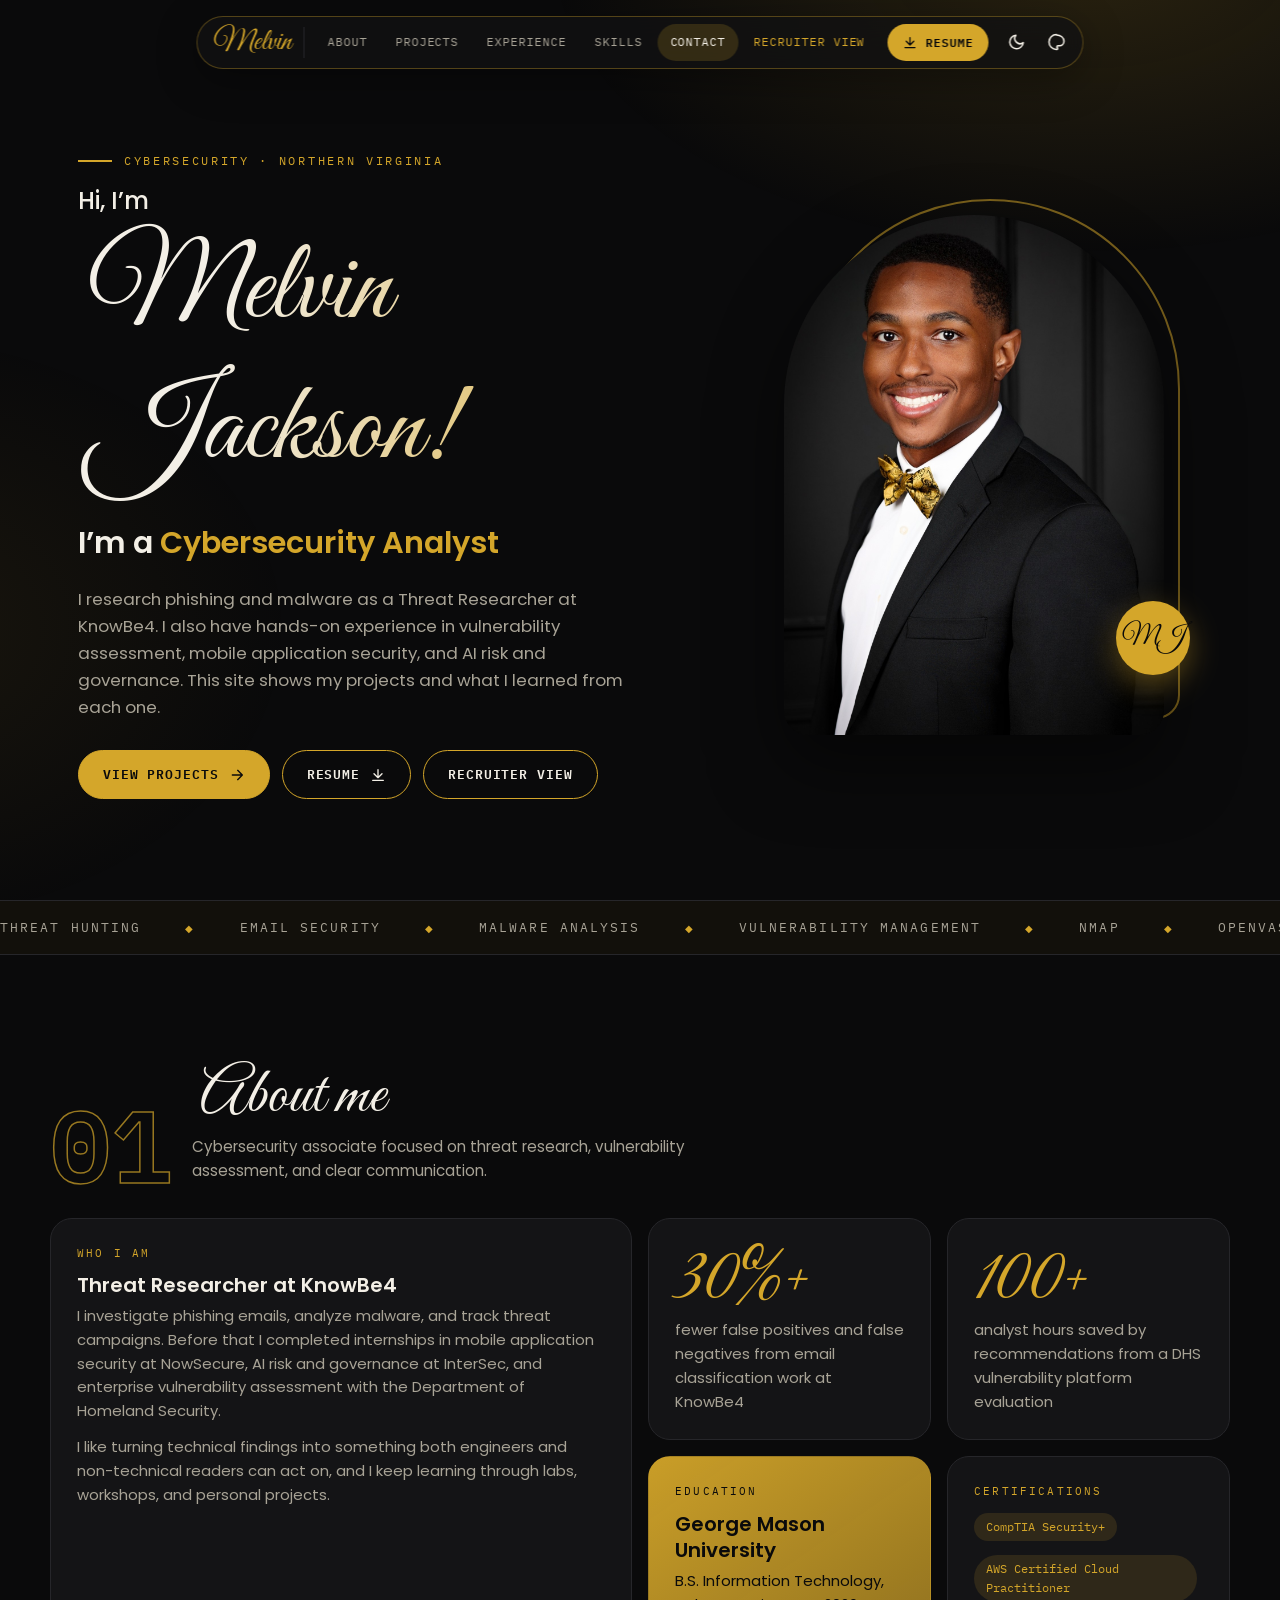
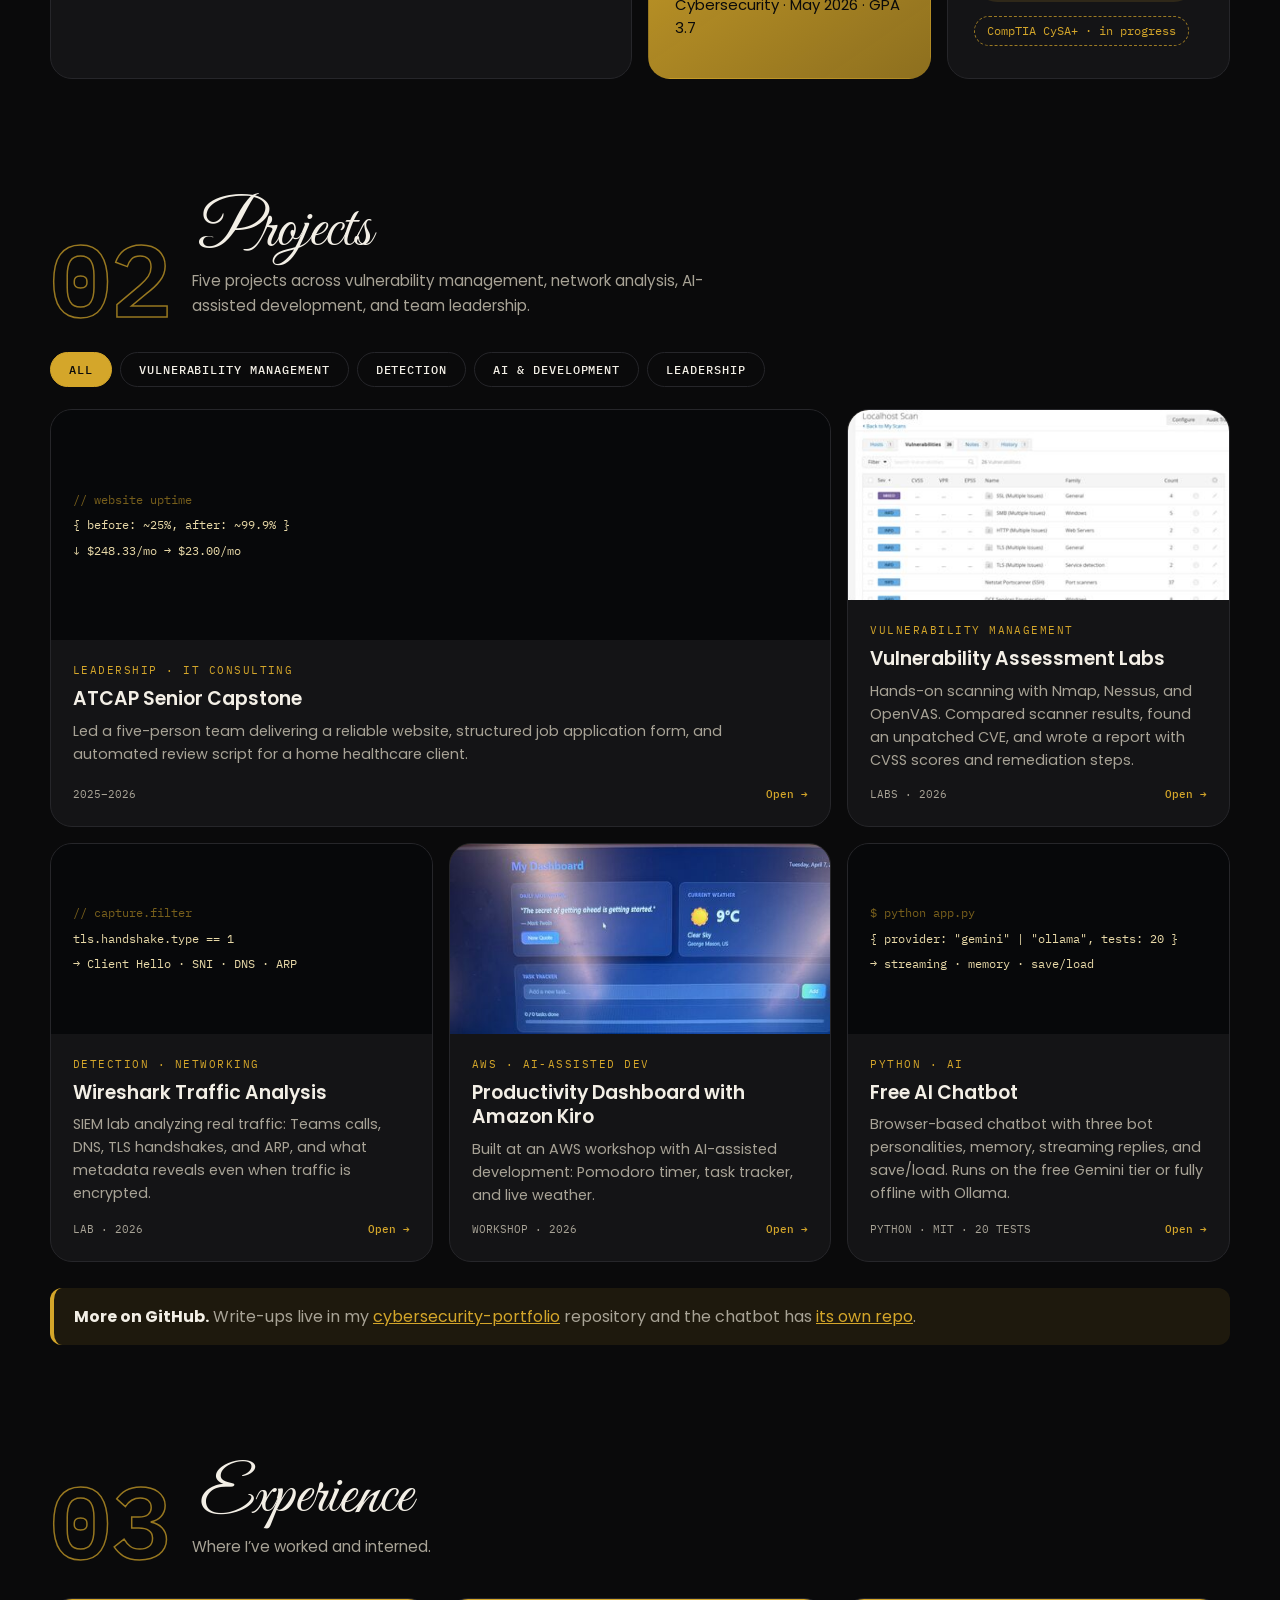
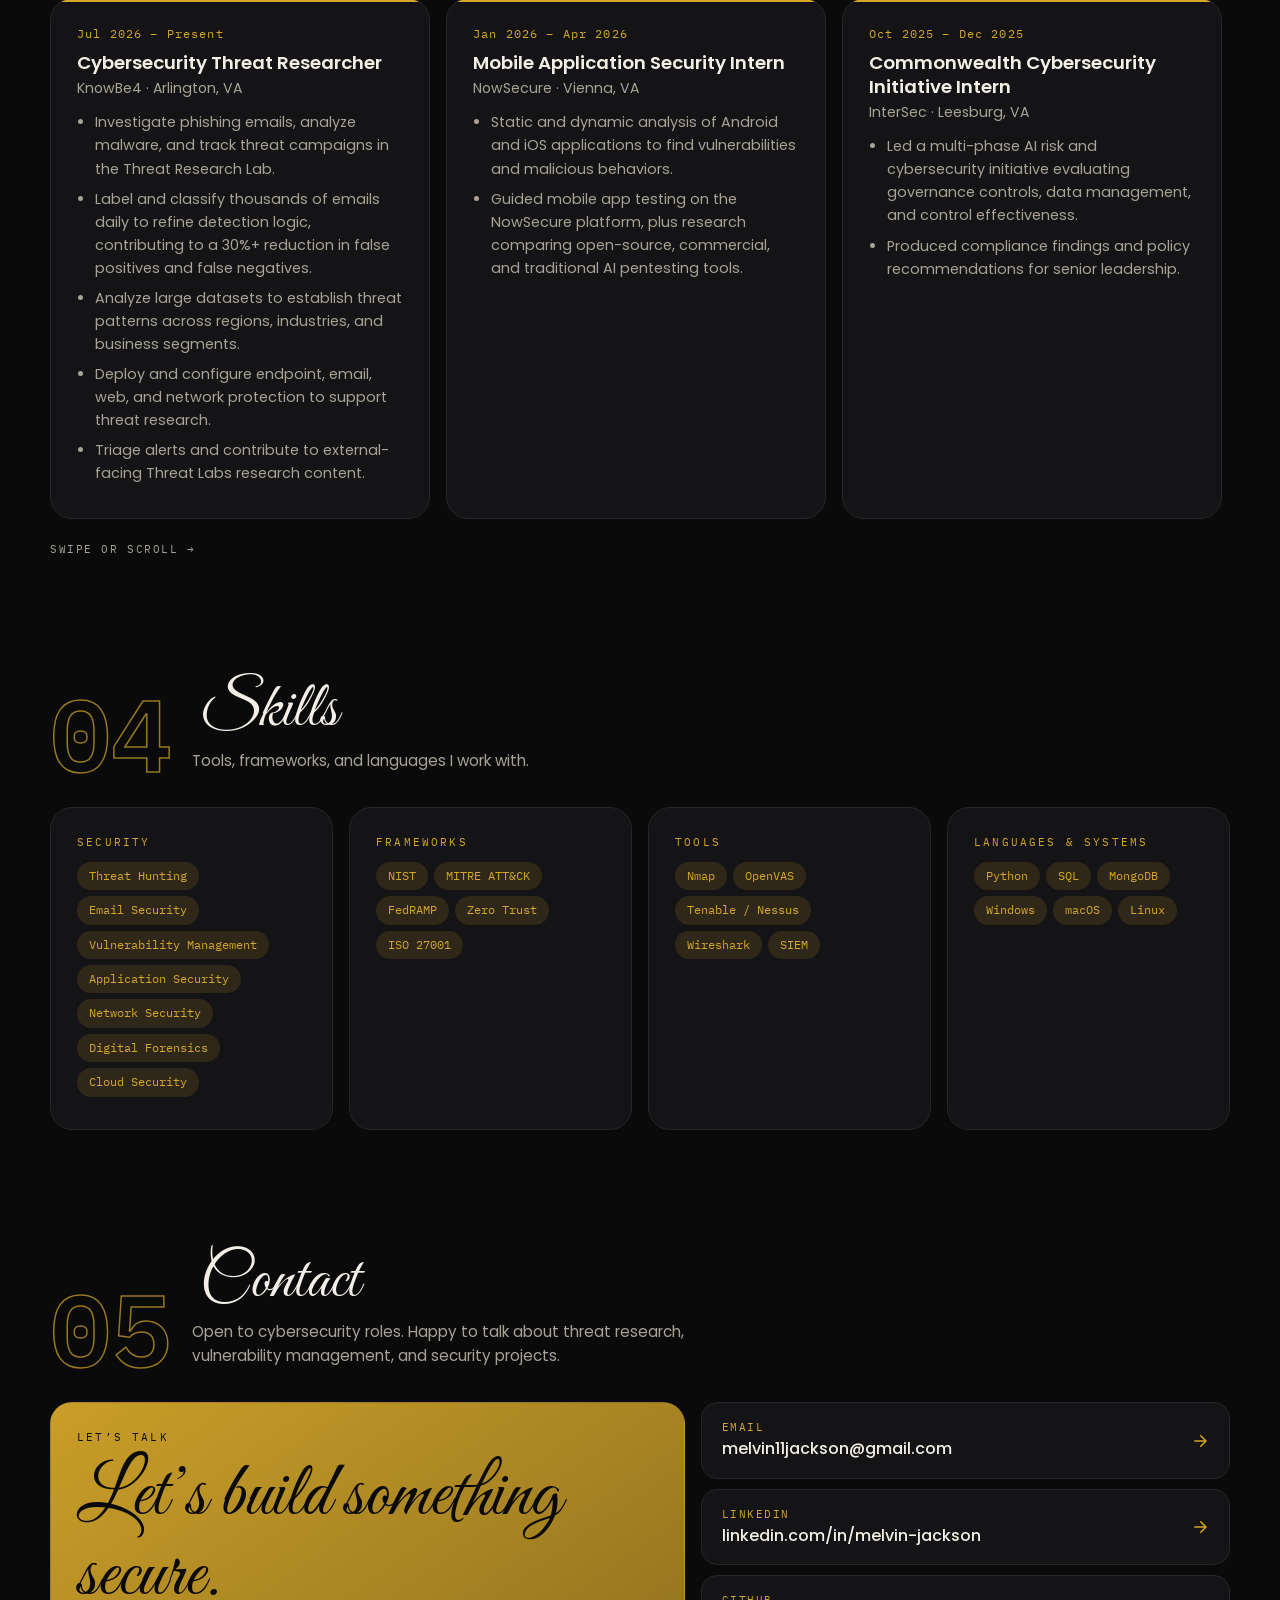
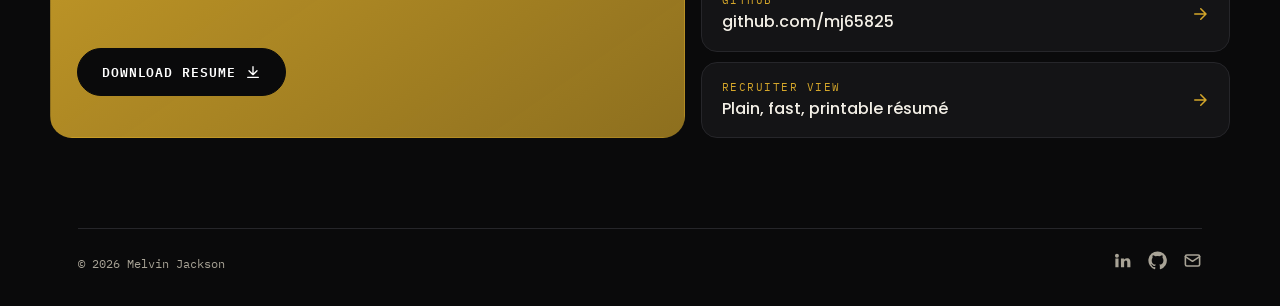
<file: index.html>
<!doctype html>
<html lang="en" data-theme="dark" data-color="gold">
<head>
<meta charset="utf-8" />
<meta name="viewport" content="width=device-width, initial-scale=1" />
<title>Melvin Jackson — Cybersecurity Analyst</title>
<meta name="description" content="Melvin Jackson: cybersecurity analyst and threat researcher at KnowBe4. Security+ and AWS Certified Cloud Practitioner. Projects and resume." />
<meta property="og:title" content="Melvin Jackson — Cybersecurity Analyst" />
<meta property="og:description" content="Melvin Jackson: cybersecurity analyst and threat researcher at KnowBe4. Security+ and AWS Certified Cloud Practitioner. Projects and resume." />
<link rel="icon" href="data:image/svg+xml,%3Csvg xmlns='http://www.w3.org/2000/svg' viewBox='0 0 100 100'%3E%3Ctext y='.85em' font-size='90' font-family='monospace' fill='%231E88E5'%3EM%3C/text%3E%3C/svg%3E" />
<link rel="preconnect" href="https://fonts.googleapis.com" />
<link rel="preconnect" href="https://fonts.gstatic.com" crossorigin />
<link href="https://fonts.googleapis.com/css2?family=Great+Vibes&family=IBM+Plex+Mono:wght@400;500;600&family=Poppins:wght@300;400;500;600;700&display=swap" rel="stylesheet" />
<link rel="stylesheet" href="styles.css?v=7" />
<script>try{var d=document.documentElement,t=localStorage.getItem('theme'),c=localStorage.getItem('color');if(t)d.dataset.theme=t;if(c)d.dataset.color=c}catch(e){}</script>
</head>
<body id="top">
<a class="skip" href="#main">Skip to content</a>
<header class="nav" role="banner">
  <a class="nav__brand" href="index.html" aria-label="Home">Melvin</a>
  <nav class="nav__links" id="navLinks" aria-label="Primary"><a class="nav__link" data-sec="about" href="#about">About</a><a class="nav__link" data-sec="projects" href="#projects">Projects</a><a class="nav__link" data-sec="experience" href="#experience">Experience</a><a class="nav__link" data-sec="skills" href="#skills">Skills</a><a class="nav__link" data-sec="contact" href="#contact">Contact</a><a class="nav__link nav__link--cv" href="cv/">Recruiter view</a></nav>
  <a class="nav__resume" href="MelvinJackson_Cybersecurity_Resume.pdf" download aria-label="Download resume"><svg viewBox="0 0 24 24" fill="none" stroke="currentColor" stroke-width="2" stroke-linecap="round" stroke-linejoin="round"><path d="M12 4v12M6 10l6 6 6-6M4 20h16"/></svg><span>Resume</span></a>
  <div class="nav__tools">
    <button class="tool nav__menu" id="menuBtn" aria-label="Open menu" aria-expanded="false" aria-controls="navLinks"><svg viewBox="0 0 24 24" fill="none" stroke="currentColor" stroke-width="2.2" stroke-linecap="round"><path d="M4 7h16M4 12h16M4 17h16"/></svg></button>
    <button class="tool" id="themeToggle" aria-label="Toggle light/dark"><svg viewBox="0 0 24 24" fill="none" stroke="currentColor" stroke-width="2" stroke-linecap="round" stroke-linejoin="round"><path d="M21 12.8A9 9 0 1 1 11.2 3a7 7 0 0 0 9.8 9.8z"/></svg></button>
    <button class="tool" id="paletteToggle" aria-label="Theme color"><svg viewBox="0 0 24 24" fill="none" stroke="currentColor" stroke-width="2" stroke-linecap="round" stroke-linejoin="round"><path d="M12 2C6.5 2 2 6.5 2 12s4.5 10 10 10c1 0 1.5-.7 1.5-1.5 0-.4-.2-.8-.5-1-.3-.3-.5-.6-.5-1 0-.8.7-1.5 1.5-1.5H16c3.3 0 6-2.7 6-6 0-4.7-4.5-8.5-10-8.5z"/></svg></button>
  </div>
  <div class="color-picker" id="colorPicker" role="group" aria-label="Accent color"><span class="color-picker__label">Theme</span><span class="swatch" data-color="gold" role="button" tabindex="0" aria-label="Gold"></span><span class="swatch" data-color="blue" role="button" tabindex="0" aria-label="Blue"></span><span class="swatch" data-color="teal" role="button" tabindex="0" aria-label="Teal"></span><span class="swatch" data-color="violet" role="button" tabindex="0" aria-label="Violet"></span><span class="swatch" data-color="rose" role="button" tabindex="0" aria-label="Rose"></span><span class="swatch" data-color="amber" role="button" tabindex="0" aria-label="Amber"></span></div>
</header>
<main id="main">

  <section class="wrap hero" id="home">
    <div class="hero__text">
      <div class="eyebrow">Cybersecurity &middot; Northern Virginia</div>
      <p class="hero__hello">Hi, I&rsquo;m</p>
      <h1 class="hero__name">Melvin Jackson!</h1>
      <h2 class="hero__role">I&rsquo;m a <span class="accent">Cybersecurity Analyst</span></h2>
      <p class="hero__lead">I research phishing and malware as a Threat Researcher at KnowBe4. I also have hands-on experience in vulnerability assessment, mobile application security, and AI risk and governance. This site shows my projects and what I learned from each one.</p>
      <div class="ctas">
        <a class="btn btn--primary" href="#projects">View Projects <svg viewBox="0 0 24 24" fill="none" stroke="currentColor" stroke-width="2" stroke-linecap="round" stroke-linejoin="round"><path d="M5 12h14M13 5l7 7-7 7"/></svg></a>
        <a class="btn btn--ghost" href="MelvinJackson_Cybersecurity_Resume.pdf" download>Resume <svg viewBox="0 0 24 24" fill="none" stroke="currentColor" stroke-width="2" stroke-linecap="round" stroke-linejoin="round"><path d="M12 4v12M6 10l6 6 6-6M4 20h16"/></svg></a>
        <a class="btn btn--ghost" href="cv/">Recruiter view</a>
      </div>
    </div>
    <div class="arch reveal">
      <div class="arch__ring"></div>
      <img class="arch__img" src="assets/headshot.jpg" alt="Portrait of Melvin Jackson" />
      <div class="arch__dot" aria-hidden="true">MJ</div>
    </div>
  </section>

  <div class="marquee" aria-hidden="true"><div class="marquee__track"><span>Threat Hunting</span><span>Email Security</span><span>Malware Analysis</span><span>Vulnerability Management</span><span>Nmap</span><span>OpenVAS</span><span>Tenable</span><span>Wireshark</span><span>MITRE ATT&amp;CK</span><span>NIST</span><span>FedRAMP</span><span>Zero Trust</span><span>ISO 27001</span><span>Python</span><span>SQL</span><span>Cloud Security</span><span>Threat Hunting</span><span>Email Security</span><span>Malware Analysis</span><span>Vulnerability Management</span><span>Nmap</span><span>OpenVAS</span><span>Tenable</span><span>Wireshark</span><span>MITRE ATT&amp;CK</span><span>NIST</span><span>FedRAMP</span><span>Zero Trust</span><span>ISO 27001</span><span>Python</span><span>SQL</span><span>Cloud Security</span></div></div>

  <section class="wrap section" id="about">
    <div class="sec-head"><span class="sec-num">01</span><div><h2 class="sec-title">About me</h2><p class="sec-sub">Cybersecurity associate focused on threat research, vulnerability assessment, and clear communication.</p></div></div>
    <div class="bento">
      <div class="tile span2 row2 reveal">
        <div class="tile__label">Who I am</div>
        <h3>Threat Researcher at KnowBe4</h3>
        <p>I investigate phishing emails, analyze malware, and track threat campaigns. Before that I completed internships in mobile application security at NowSecure, AI risk and governance at InterSec, and enterprise vulnerability assessment with the Department of Homeland Security.</p>
        <p style="margin-top:12px;">I like turning technical findings into something both engineers and non-technical readers can act on, and I keep learning through labs, workshops, and personal projects.</p>
      </div>
      <div class="tile reveal"><div class="stat">30%+</div><p>fewer false positives and false negatives from email classification work at KnowBe4</p></div>
      <div class="tile reveal"><div class="stat">100+</div><p>analyst hours saved by recommendations from a DHS vulnerability platform evaluation</p></div>
      <div class="tile tile--gold reveal"><div class="tile__label">Education</div><h3>George Mason University</h3><p>B.S. Information Technology, Cybersecurity &middot; May 2026 &middot; GPA 3.7</p></div>
      <div class="tile reveal"><div class="tile__label">Certifications</div><div class="certs"><span class="chip">CompTIA Security+</span><span class="chip">AWS Certified Cloud Practitioner</span><span class="chip chip--wip">CompTIA CySA+ &middot; in progress</span></div></div>
    </div>
  </section>

  <section class="wrap section" id="projects">
    <div class="sec-head"><span class="sec-num">02</span><div><h2 class="sec-title">Projects</h2><p class="sec-sub">Five projects across vulnerability management, network analysis, AI-assisted development, and team leadership.</p></div></div>
    <div class="filter" role="tablist" aria-label="Filter projects">
      <button class="filter__btn is-active" data-filter="all" role="tab" aria-selected="true">All</button>
      <button class="filter__btn" data-filter="vuln" role="tab" aria-selected="false">Vulnerability Management</button>
      <button class="filter__btn" data-filter="detection" role="tab" aria-selected="false">Detection</button>
      <button class="filter__btn" data-filter="ai" role="tab" aria-selected="false">AI &amp; Development</button>
      <button class="filter__btn" data-filter="leadership" role="tab" aria-selected="false">Leadership</button>
    </div>
    <div class="pgrid" id="proj-grid">
        <a class="pcard reveal" href="projects/atcap-capstone.html" data-tags="leadership" aria-label="ATCAP Senior Capstone">
          <div class="pcard__thumb pcard__thumb--code" aria-hidden="true"><div><div style="opacity:.55;">// website uptime</div><div class="ln">{ before: ~25%, after: ~99.9% }</div><div class="ln">&darr; $248.33/mo &rarr; $23.00/mo</div></div></div>
          <div class="pcard__body">
            <span class="pcard__tag">Leadership &middot; IT Consulting</span>
            <h3 class="pcard__title">ATCAP Senior Capstone</h3>
            <p class="pcard__desc">Led a five-person team delivering a reliable website, structured job application form, and automated review script for a home healthcare client.</p>
            <div class="pcard__foot"><span>2025&ndash;2026</span><b>Open &rarr;</b></div>
          </div>
        </a>
        <a class="pcard reveal" href="projects/vuln-labs.html" data-tags="vuln" aria-label="Vulnerability Assessment Labs">
          <div class="pcard__thumb"><img src="assets/nessus-localhost-scan.jpg" alt="" loading="lazy"></div>
          <div class="pcard__body">
            <span class="pcard__tag">Vulnerability Management</span>
            <h3 class="pcard__title">Vulnerability Assessment Labs</h3>
            <p class="pcard__desc">Hands-on scanning with Nmap, Nessus, and OpenVAS. Compared scanner results, found an unpatched CVE, and wrote a report with CVSS scores and remediation steps.</p>
            <div class="pcard__foot"><span>LABS &middot; 2026</span><b>Open &rarr;</b></div>
          </div>
        </a>
        <a class="pcard reveal" href="projects/wireshark.html" data-tags="detection" aria-label="Wireshark Traffic Analysis">
          <div class="pcard__thumb pcard__thumb--code" aria-hidden="true"><div><div style="opacity:.55;">// capture.filter</div><div class="ln">tls.handshake.type == 1</div><div class="ln">&rarr; Client Hello &middot; SNI &middot; DNS &middot; ARP</div></div></div>
          <div class="pcard__body">
            <span class="pcard__tag">Detection &middot; Networking</span>
            <h3 class="pcard__title">Wireshark Traffic Analysis</h3>
            <p class="pcard__desc">SIEM lab analyzing real traffic: Teams calls, DNS, TLS handshakes, and ARP, and what metadata reveals even when traffic is encrypted.</p>
            <div class="pcard__foot"><span>LAB &middot; 2026</span><b>Open &rarr;</b></div>
          </div>
        </a>
        <a class="pcard reveal" href="projects/kiro-dashboard.html" data-tags="ai" aria-label="Productivity Dashboard with Amazon Kiro">
          <div class="pcard__thumb"><img src="assets/dashboard-pomodoro.jpg" alt="" loading="lazy"></div>
          <div class="pcard__body">
            <span class="pcard__tag">AWS &middot; AI-assisted dev</span>
            <h3 class="pcard__title">Productivity Dashboard with Amazon Kiro</h3>
            <p class="pcard__desc">Built at an AWS workshop with AI-assisted development: Pomodoro timer, task tracker, and live weather.</p>
            <div class="pcard__foot"><span>WORKSHOP &middot; 2026</span><b>Open &rarr;</b></div>
          </div>
        </a>
        <a class="pcard reveal" href="projects/ai-chatbot.html" data-tags="ai" aria-label="Free AI Chatbot">
          <div class="pcard__thumb pcard__thumb--code" aria-hidden="true"><div><div style="opacity:.55;">$ python app.py</div><div class="ln">{ provider: "gemini" | "ollama", tests: 20 }</div><div class="ln">&rarr; streaming &middot; memory &middot; save/load</div></div></div>
          <div class="pcard__body">
            <span class="pcard__tag">Python &middot; AI</span>
            <h3 class="pcard__title">Free AI Chatbot</h3>
            <p class="pcard__desc">Browser-based chatbot with three bot personalities, memory, streaming replies, and save/load. Runs on the free Gemini tier or fully offline with Ollama.</p>
            <div class="pcard__foot"><span>PYTHON &middot; MIT &middot; 20 TESTS</span><b>Open &rarr;</b></div>
          </div>
        </a>
    </div>
    <div class="callout" style="margin-top:26px;"><b>More on GitHub.</b> Write-ups live in my <a href="https://github.com/mj65825/cybersecurity-portfolio">cybersecurity-portfolio</a> repository and the chatbot has <a href="https://github.com/mj65825/ai-chatbot">its own repo</a>.</div>
  </section>

  <section class="wrap section" id="experience">
    <div class="sec-head"><span class="sec-num">03</span><div><h2 class="sec-title">Experience</h2><p class="sec-sub">Where I&rsquo;ve worked and interned.</p></div></div>
    <div class="scroller">
      <article class="xp"><div class="xp__date">Jul 2026 &ndash; Present</div><h3 class="xp__role">Cybersecurity Threat Researcher</h3><div class="xp__org">KnowBe4 &middot; Arlington, VA</div><ul><li>Investigate phishing emails, analyze malware, and track threat campaigns in the Threat Research Lab.</li><li>Label and classify thousands of emails daily to refine detection logic, contributing to a 30%+ reduction in false positives and false negatives.</li><li>Analyze large datasets to establish threat patterns across regions, industries, and business segments.</li><li>Deploy and configure endpoint, email, web, and network protection to support threat research.</li><li>Triage alerts and contribute to external-facing Threat Labs research content.</li></ul></article>
      <article class="xp"><div class="xp__date">Jan 2026 &ndash; Apr 2026</div><h3 class="xp__role">Mobile Application Security Intern</h3><div class="xp__org">NowSecure &middot; Vienna, VA</div><ul><li>Static and dynamic analysis of Android and iOS applications to find vulnerabilities and malicious behaviors.</li><li>Guided mobile app testing on the NowSecure platform, plus research comparing open-source, commercial, and traditional AI pentesting tools.</li></ul></article>
      <article class="xp"><div class="xp__date">Oct 2025 &ndash; Dec 2025</div><h3 class="xp__role">Commonwealth Cybersecurity Initiative Intern</h3><div class="xp__org">InterSec &middot; Leesburg, VA</div><ul><li>Led a multi-phase AI risk and cybersecurity initiative evaluating governance controls, data management, and control effectiveness.</li><li>Produced compliance findings and policy recommendations for senior leadership.</li></ul></article>
      <article class="xp"><div class="xp__date">Jun 2025 &ndash; Sep 2025</div><h3 class="xp__role">Vulnerability Assessment Team Intern</h3><div class="xp__org">Dept. of Homeland Security &middot; Ashburn, VA</div><ul><li>Ran enterprise vulnerability assessments with Nmap, OpenVAS, and Tenable.</li><li>Analyzed CVE and CVSS data to build risk-prioritized remediation queues.</li><li>Evaluated AI-enabled vulnerability management platforms and saved 100+ analyst hours.</li></ul></article>
      <article class="xp"><div class="xp__date">Aug 2025 &ndash; May 2026</div><h3 class="xp__role">IT Consulting Capstone, Team Lead</h3><div class="xp__org">ATCAP Home Healthcare Solutions &middot; GMU</div><ul><li>Led a five-person team delivering three IT solutions for a healthcare client.</li><li>Website uptime went from about 25% to about 99.9%. <a href="projects/atcap-capstone.html">Read the case study</a>.</li></ul></article>
    </div>
    <p class="hint">Swipe or scroll &rarr;</p>
  </section>

  <section class="wrap section" id="skills">
    <div class="sec-head"><span class="sec-num">04</span><div><h2 class="sec-title">Skills</h2><p class="sec-sub">Tools, frameworks, and languages I work with.</p></div></div>
    <div class="bento">
      <div class="tile reveal"><div class="tile__label">Security</div><span class="chip">Threat Hunting</span><span class="chip">Email Security</span><span class="chip">Vulnerability Management</span><span class="chip">Application Security</span><span class="chip">Network Security</span><span class="chip">Digital Forensics</span><span class="chip">Cloud Security</span></div>
      <div class="tile reveal"><div class="tile__label">Frameworks</div><span class="chip">NIST</span><span class="chip">MITRE ATT&amp;CK</span><span class="chip">FedRAMP</span><span class="chip">Zero Trust</span><span class="chip">ISO 27001</span></div>
      <div class="tile reveal"><div class="tile__label">Tools</div><span class="chip">Nmap</span><span class="chip">OpenVAS</span><span class="chip">Tenable / Nessus</span><span class="chip">Wireshark</span><span class="chip">SIEM</span></div>
      <div class="tile reveal"><div class="tile__label">Languages &amp; systems</div><span class="chip">Python</span><span class="chip">SQL</span><span class="chip">MongoDB</span><span class="chip">Windows</span><span class="chip">macOS</span><span class="chip">Linux</span></div>
    </div>
  </section>

  <section class="wrap section" id="contact">
    <div class="sec-head"><span class="sec-num">05</span><div><h2 class="sec-title">Contact</h2><p class="sec-sub">Open to cybersecurity roles. Happy to talk about threat research, vulnerability management, and security projects.</p></div></div>
    <div class="contact">
      <div class="tile tile--gold reveal"><div class="tile__label">Let&rsquo;s talk</div><div class="contact__big">Let&rsquo;s build something secure.</div>
        <div class="ctas"><a class="btn" style="background:#0a0a0b;color:#fff;border-color:#0a0a0b;" href="MelvinJackson_Cybersecurity_Resume.pdf" download>Download resume <svg viewBox="0 0 24 24" fill="none" stroke="currentColor" stroke-width="2" stroke-linecap="round" stroke-linejoin="round"><path d="M12 4v12M6 10l6 6 6-6M4 20h16"/></svg></a></div></div>
      <div class="clinks reveal">
        <a class="clink" href="mailto:melvin11jackson@gmail.com"><div><small>Email</small><span>melvin11jackson@gmail.com</span></div><svg viewBox="0 0 24 24" fill="none" stroke="currentColor" stroke-width="2" stroke-linecap="round" stroke-linejoin="round"><path d="M5 12h14M13 5l7 7-7 7"/></svg></a>
        <a class="clink" href="https://www.linkedin.com/in/melvin-jackson/" target="_blank" rel="noopener"><div><small>LinkedIn</small><span>linkedin.com/in/melvin-jackson</span></div><svg viewBox="0 0 24 24" fill="none" stroke="currentColor" stroke-width="2" stroke-linecap="round" stroke-linejoin="round"><path d="M5 12h14M13 5l7 7-7 7"/></svg></a>
        <a class="clink" href="https://github.com/mj65825" target="_blank" rel="noopener"><div><small>GitHub</small><span>github.com/mj65825</span></div><svg viewBox="0 0 24 24" fill="none" stroke="currentColor" stroke-width="2" stroke-linecap="round" stroke-linejoin="round"><path d="M5 12h14M13 5l7 7-7 7"/></svg></a>
        <a class="clink" href="cv/"><div><small>Recruiter view</small><span>Plain, fast, printable r&eacute;sum&eacute;</span></div><svg viewBox="0 0 24 24" fill="none" stroke="currentColor" stroke-width="2" stroke-linecap="round" stroke-linejoin="round"><path d="M5 12h14M13 5l7 7-7 7"/></svg></a>
      </div>
    </div>
  </section>
  <div class="wrap">
    <footer class="foot">
      <span>&copy; 2026 Melvin Jackson</span>
      <div class="foot__social"><a href="https://www.linkedin.com/in/melvin-jackson/" aria-label="LinkedIn" target="_blank" rel="noopener"><svg viewBox="0 0 24 24" fill="currentColor"><path d="M4.98 3.5A2.5 2.5 0 1 1 5 8.5a2.5 2.5 0 0 1-.02-5zM3 9.5h4v11H3zm7 0h3.8v1.6h.06c.53-.9 1.83-1.9 3.77-1.9C21.3 9.2 22 11.5 22 14.3V20.5h-4v-5.5c0-1.32-.02-3-1.83-3-1.83 0-2.11 1.43-2.11 2.9v5.6h-4z"/></svg></a><a href="https://github.com/mj65825" aria-label="GitHub" target="_blank" rel="noopener"><svg viewBox="0 0 24 24" fill="currentColor"><path d="M12 .5a11.5 11.5 0 0 0-3.64 22.42c.58.11.79-.25.79-.56v-2c-3.2.7-3.87-1.36-3.87-1.36-.53-1.34-1.3-1.7-1.3-1.7-1.05-.72.08-.7.08-.7 1.17.08 1.78 1.2 1.78 1.2 1.04 1.77 2.72 1.26 3.38.96.1-.75.4-1.26.73-1.55-2.55-.29-5.24-1.28-5.24-5.68 0-1.25.45-2.28 1.19-3.08-.12-.29-.52-1.46.11-3.05 0 0 .97-.31 3.18 1.18a11 11 0 0 1 5.79 0c2.2-1.49 3.17-1.18 3.17-1.18.64 1.59.24 2.76.12 3.05.74.8 1.19 1.83 1.19 3.08 0 4.41-2.7 5.38-5.27 5.67.41.35.77 1.04.77 2.1v3.11c0 .31.21.68.8.56A11.5 11.5 0 0 0 12 .5z"/></svg></a><a href="mailto:melvin11jackson@gmail.com" aria-label="Email"><svg viewBox="0 0 24 24" fill="none" stroke="currentColor" stroke-width="2" stroke-linecap="round" stroke-linejoin="round"><rect x="3" y="5" width="18" height="14" rx="2"/><path d="M3 7l9 6 9-6"/></svg></a></div>
    </footer>
  </div>
</main>
<button class="to-top" id="toTop" aria-label="Back to top"><svg viewBox="0 0 24 24" fill="none" stroke="currentColor" stroke-width="2.4" stroke-linecap="round" stroke-linejoin="round"><path d="M5 15l7-7 7 7"/></svg></button>
<script src="main.js?v=6"></script>
</body>
</html>
</file>
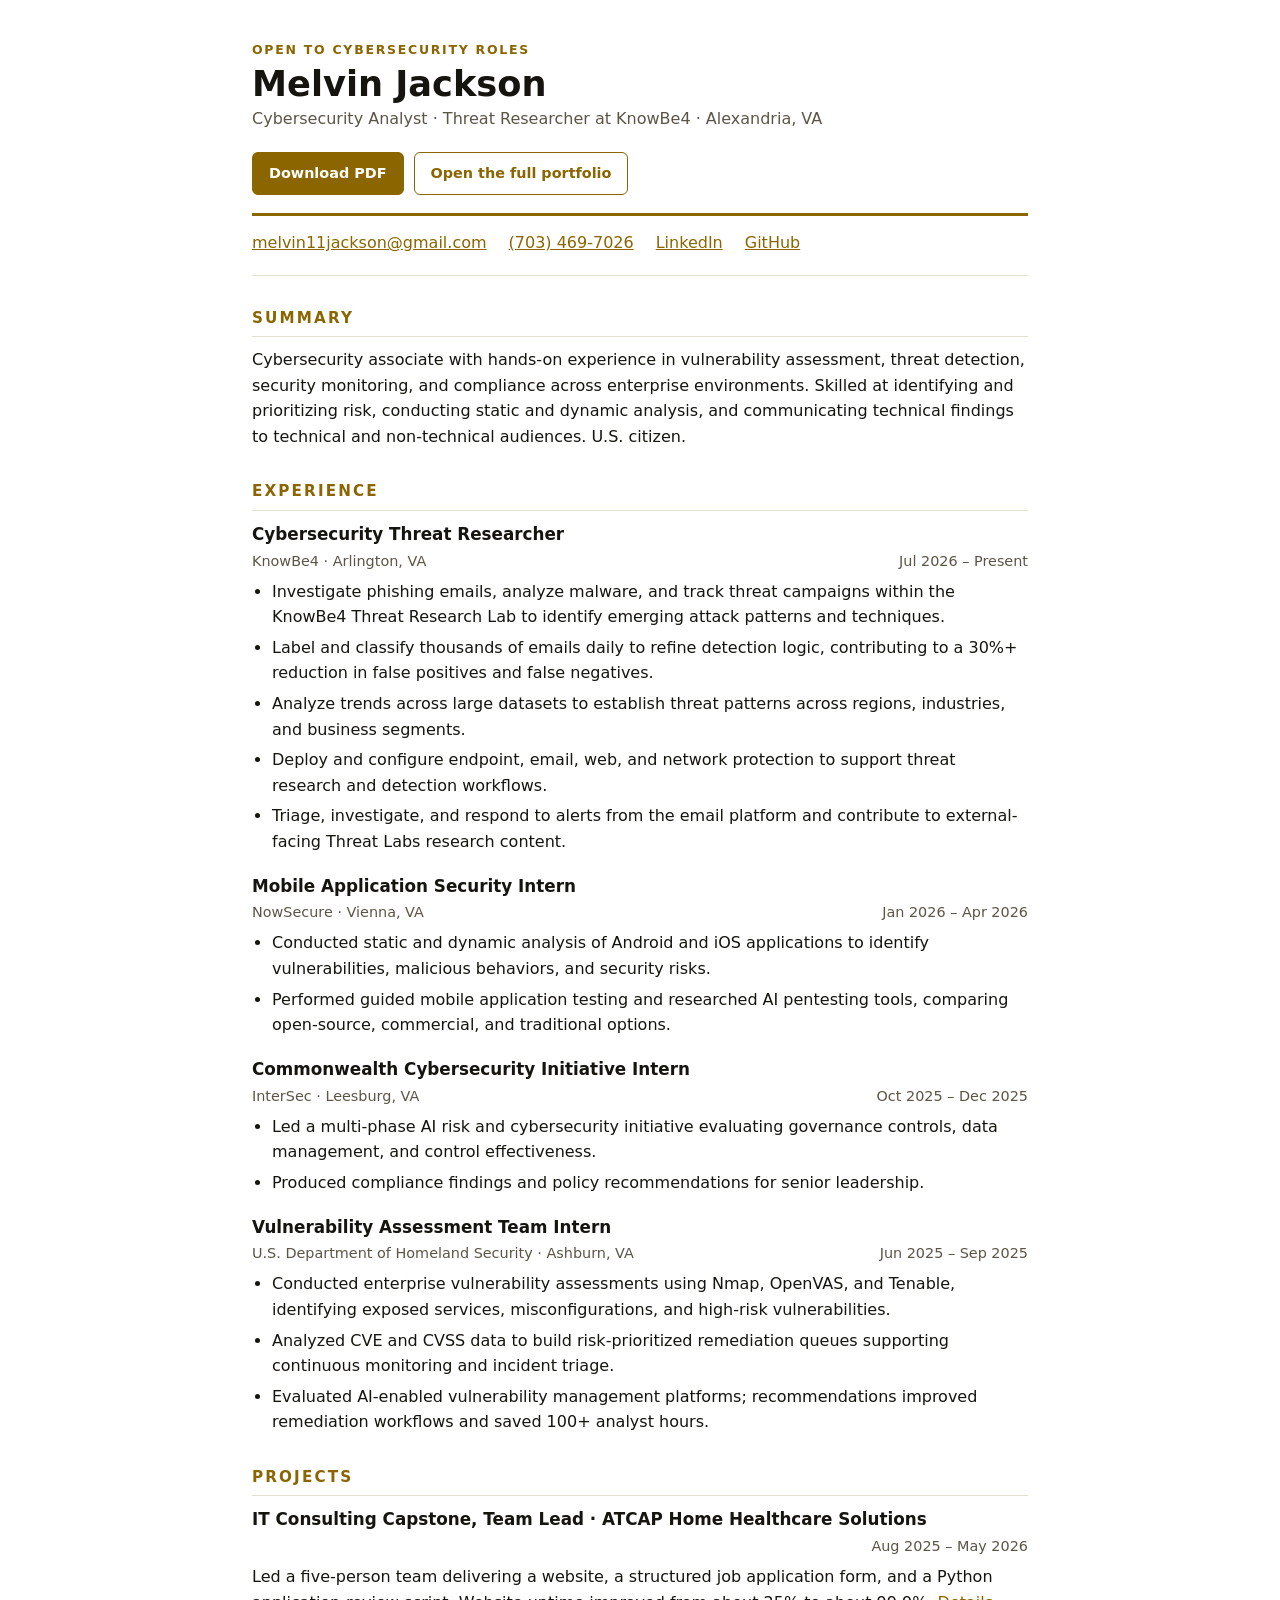
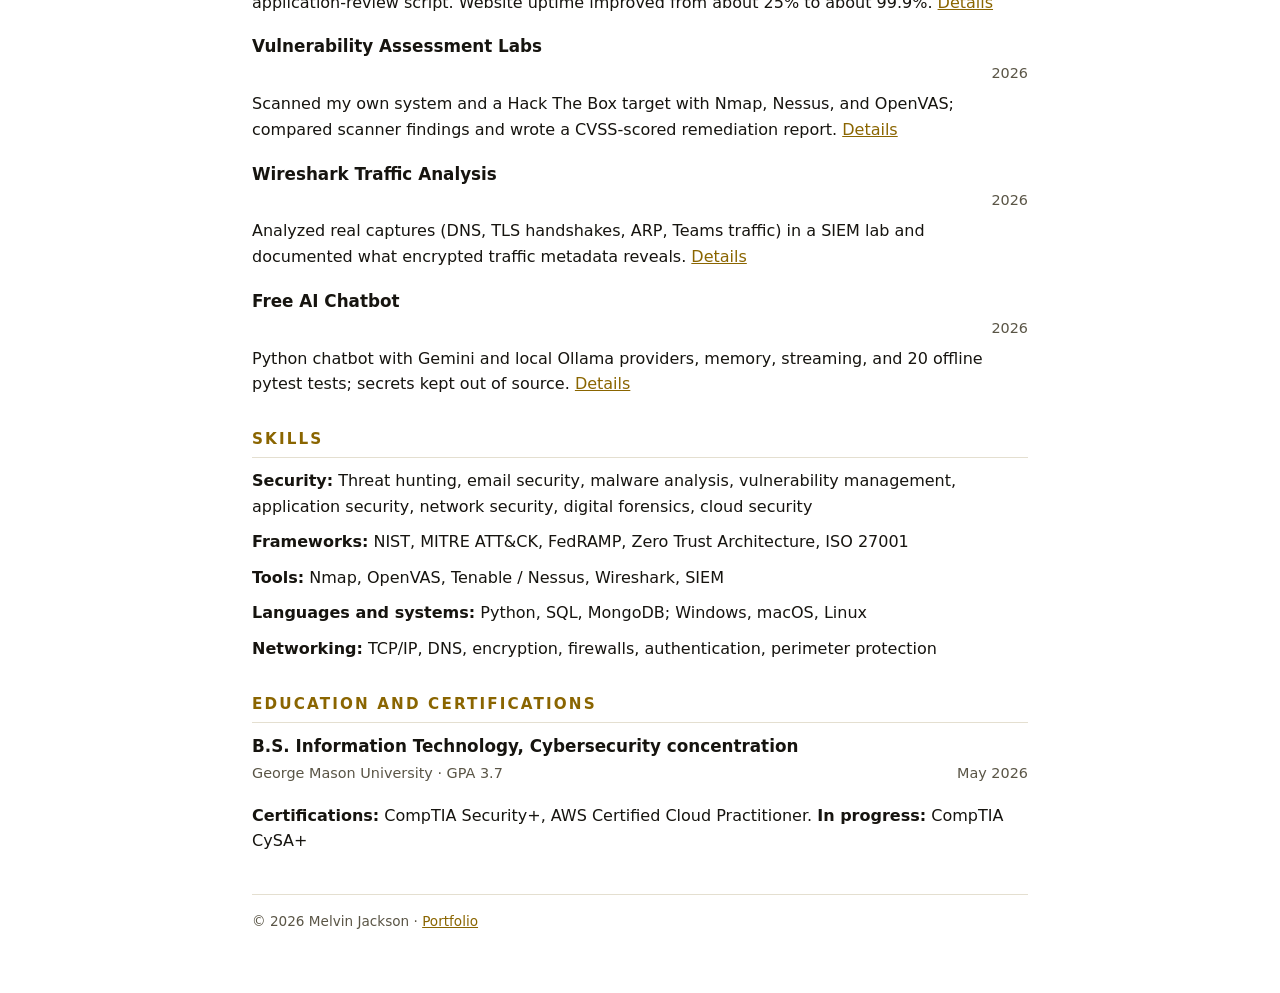
<file: cv/index.html>
<!doctype html>
<html lang="en">
<head>
<meta charset="utf-8" />
<meta name="viewport" content="width=device-width, initial-scale=1" />
<title>Melvin Jackson · Cybersecurity Analyst · R&eacute;sum&eacute;</title>
<meta name="description" content="Melvin Jackson, Cybersecurity Analyst and Threat Researcher at KnowBe4. Security+, AWS Cloud Practitioner. Experience, projects, skills, and contact." />
<link rel="icon" href="data:image/svg+xml,%3Csvg xmlns='http://www.w3.org/2000/svg' viewBox='0 0 100 100'%3E%3Ctext y='.85em' font-size='90' font-family='monospace' fill='%231E88E5'%3EM%3C/text%3E%3C/svg%3E" />
<link rel="stylesheet" href="cv.css?v=1" />
<script type="application/ld+json">{"@context": "https://schema.org", "@type": "Person", "name": "Melvin Jackson", "jobTitle": "Cybersecurity Analyst", "worksFor": {"@type": "Organization", "name": "KnowBe4"}, "url": "https://mj65825.github.io/", "email": "melvin11jackson@gmail.com", "sameAs": ["https://www.linkedin.com/in/melvin-jackson/", "https://github.com/mj65825"], "address": {"@type": "PostalAddress", "addressLocality": "Alexandria", "addressRegion": "VA", "addressCountry": "US"}, "alumniOf": {"@type": "CollegeOrUniversity", "name": "George Mason University"}, "hasCredential": ["CompTIA Security+", "AWS Certified Cloud Practitioner"]}</script>
</head>
<body>
<a class="skip" href="#cv">Skip to r&eacute;sum&eacute;</a>
<main id="cv" class="cv">
  <header class="cv-head">
    <div>
      <p class="eyebrow">Open to cybersecurity roles</p>
      <h1>Melvin Jackson</h1>
      <p class="role">Cybersecurity Analyst &middot; Threat Researcher at KnowBe4 &middot; Alexandria, VA</p>
    </div>
    <nav class="cv-actions" aria-label="R&eacute;sum&eacute; actions">
      <a class="btn btn-solid" href="../MelvinJackson_Cybersecurity_Resume.pdf" download>Download PDF</a>
      <a class="btn" href="../">Open the full portfolio</a>
    </nav>
  </header>
  <ul class="contact" aria-label="Contact">
    <li><a href="mailto:melvin11jackson@gmail.com">melvin11jackson@gmail.com</a></li>
    <li><a href="tel:+17034697026">(703) 469-7026</a></li>
    <li><a href="https://www.linkedin.com/in/melvin-jackson/" target="_blank" rel="noopener">LinkedIn</a></li>
    <li><a href="https://github.com/mj65825" target="_blank" rel="noopener">GitHub</a></li>
  </ul>
  <section aria-labelledby="s-sum"><h2 id="s-sum">Summary</h2>
    <p>Cybersecurity associate with hands-on experience in vulnerability assessment, threat detection, security monitoring, and compliance across enterprise environments. Skilled at identifying and prioritizing risk, conducting static and dynamic analysis, and communicating technical findings to technical and non-technical audiences. U.S. citizen.</p></section>
  <section aria-labelledby="s-exp"><h2 id="s-exp">Experience</h2><article class="item"><header><h3>Cybersecurity Threat Researcher</h3><p class="meta"><span>KnowBe4 &middot; Arlington, VA</span><time>Jul 2026 &ndash; Present</time></p></header><ul><li>Investigate phishing emails, analyze malware, and track threat campaigns within the KnowBe4 Threat Research Lab to identify emerging attack patterns and techniques.</li><li>Label and classify thousands of emails daily to refine detection logic, contributing to a 30%+ reduction in false positives and false negatives.</li><li>Analyze trends across large datasets to establish threat patterns across regions, industries, and business segments.</li><li>Deploy and configure endpoint, email, web, and network protection to support threat research and detection workflows.</li><li>Triage, investigate, and respond to alerts from the email platform and contribute to external-facing Threat Labs research content.</li></ul></article><article class="item"><header><h3>Mobile Application Security Intern</h3><p class="meta"><span>NowSecure &middot; Vienna, VA</span><time>Jan 2026 &ndash; Apr 2026</time></p></header><ul><li>Conducted static and dynamic analysis of Android and iOS applications to identify vulnerabilities, malicious behaviors, and security risks.</li><li>Performed guided mobile application testing and researched AI pentesting tools, comparing open-source, commercial, and traditional options.</li></ul></article><article class="item"><header><h3>Commonwealth Cybersecurity Initiative Intern</h3><p class="meta"><span>InterSec &middot; Leesburg, VA</span><time>Oct 2025 &ndash; Dec 2025</time></p></header><ul><li>Led a multi-phase AI risk and cybersecurity initiative evaluating governance controls, data management, and control effectiveness.</li><li>Produced compliance findings and policy recommendations for senior leadership.</li></ul></article><article class="item"><header><h3>Vulnerability Assessment Team Intern</h3><p class="meta"><span>U.S. Department of Homeland Security &middot; Ashburn, VA</span><time>Jun 2025 &ndash; Sep 2025</time></p></header><ul><li>Conducted enterprise vulnerability assessments using Nmap, OpenVAS, and Tenable, identifying exposed services, misconfigurations, and high-risk vulnerabilities.</li><li>Analyzed CVE and CVSS data to build risk-prioritized remediation queues supporting continuous monitoring and incident triage.</li><li>Evaluated AI-enabled vulnerability management platforms; recommendations improved remediation workflows and saved 100+ analyst hours.</li></ul></article></section>
  <section aria-labelledby="s-proj"><h2 id="s-proj">Projects</h2><article class="item"><header><h3>IT Consulting Capstone, Team Lead &middot; ATCAP Home Healthcare Solutions</h3><p class="meta"><span></span><time>Aug 2025 &ndash; May 2026</time></p></header><p>Led a five-person team delivering a website, a structured job application form, and a Python application-review script. Website uptime improved from about 25% to about 99.9%. <a href="../projects/atcap-capstone.html">Details</a></p></article><article class="item"><header><h3>Vulnerability Assessment Labs</h3><p class="meta"><span></span><time>2026</time></p></header><p>Scanned my own system and a Hack The Box target with Nmap, Nessus, and OpenVAS; compared scanner findings and wrote a CVSS-scored remediation report. <a href="../projects/vuln-labs.html">Details</a></p></article><article class="item"><header><h3>Wireshark Traffic Analysis</h3><p class="meta"><span></span><time>2026</time></p></header><p>Analyzed real captures (DNS, TLS handshakes, ARP, Teams traffic) in a SIEM lab and documented what encrypted traffic metadata reveals. <a href="../projects/wireshark.html">Details</a></p></article><article class="item"><header><h3>Free AI Chatbot</h3><p class="meta"><span></span><time>2026</time></p></header><p>Python chatbot with Gemini and local Ollama providers, memory, streaming, and 20 offline pytest tests; secrets kept out of source. <a href="../projects/ai-chatbot.html">Details</a></p></article></section>
  <section aria-labelledby="s-skills"><h2 id="s-skills">Skills</h2><p><strong>Security:</strong> Threat hunting, email security, malware analysis, vulnerability management, application security, network security, digital forensics, cloud security</p><p><strong>Frameworks:</strong> NIST, MITRE ATT&amp;CK, FedRAMP, Zero Trust Architecture, ISO 27001</p><p><strong>Tools:</strong> Nmap, OpenVAS, Tenable / Nessus, Wireshark, SIEM</p><p><strong>Languages and systems:</strong> Python, SQL, MongoDB; Windows, macOS, Linux</p><p><strong>Networking:</strong> TCP/IP, DNS, encryption, firewalls, authentication, perimeter protection</p></section>
  <section aria-labelledby="s-edu"><h2 id="s-edu">Education and certifications</h2>
    <article class="item"><header><h3>B.S. Information Technology, Cybersecurity concentration</h3><p class="meta"><span>George Mason University &middot; GPA 3.7</span><time>May 2026</time></p></header></article>
    <p><strong>Certifications:</strong> CompTIA Security+, AWS Certified Cloud Practitioner. <strong>In progress:</strong> CompTIA CySA+</p></section>
  <footer class="cv-foot">&copy; 2026 Melvin Jackson &middot; <a href="../">Portfolio</a></footer>
</main>
</body>
</html>
</file>
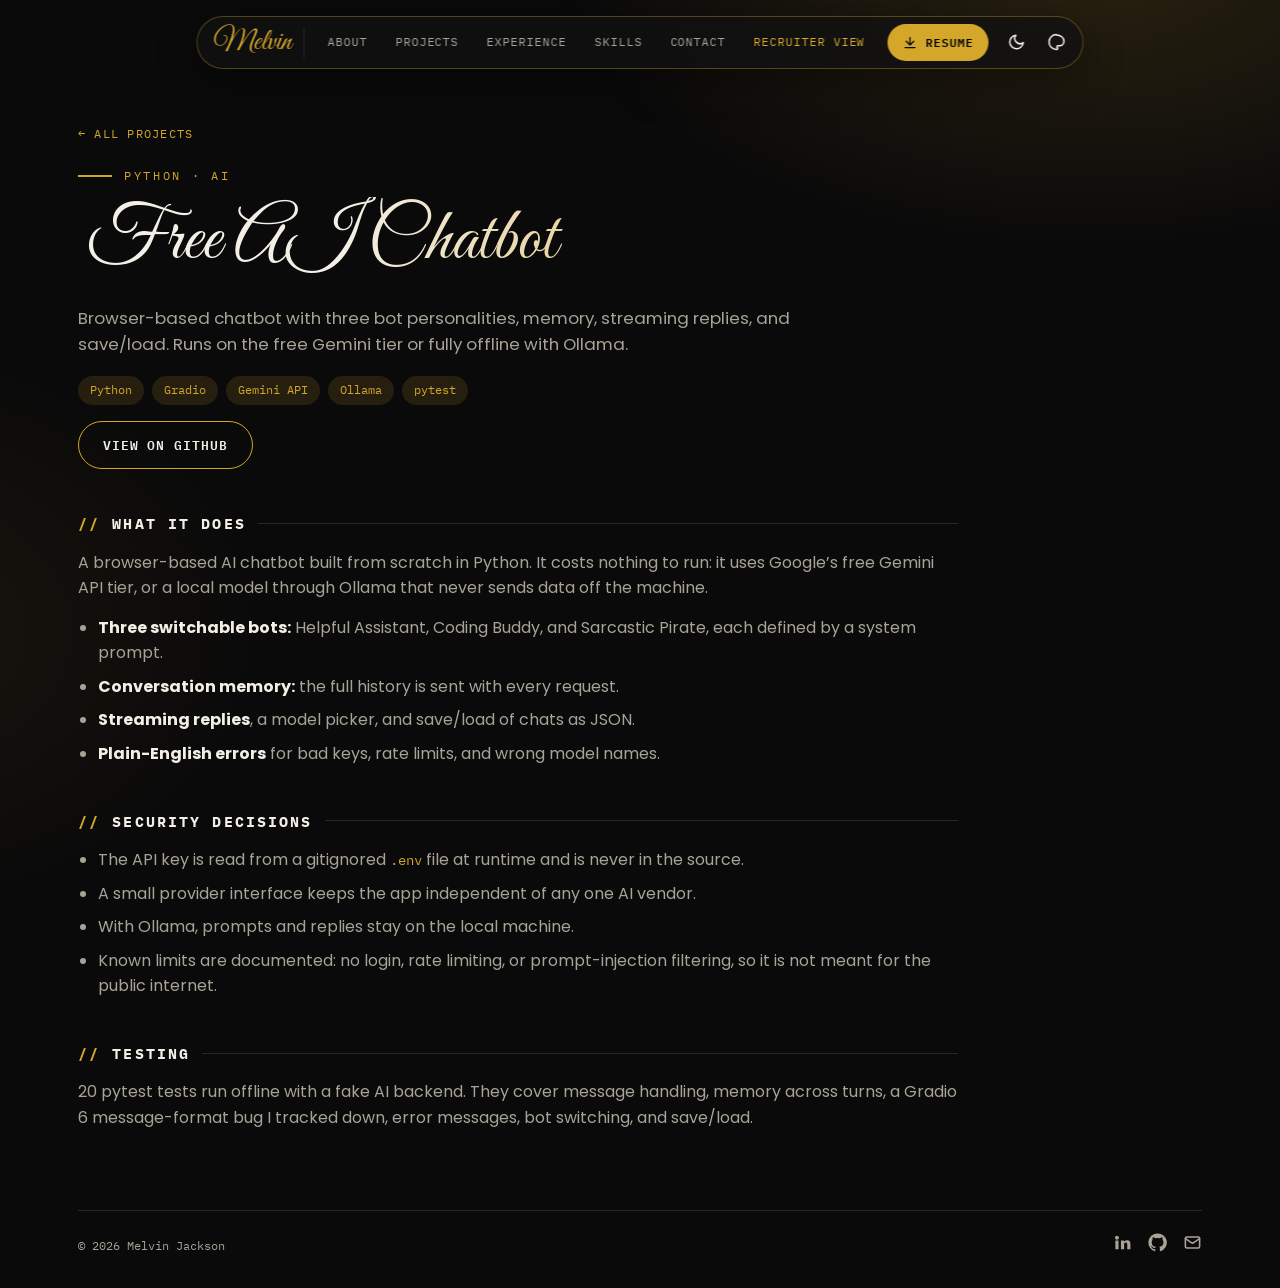
<file: projects/ai-chatbot.html>
<!doctype html>
<html lang="en" data-theme="dark" data-color="gold">
<head>
<meta charset="utf-8" />
<meta name="viewport" content="width=device-width, initial-scale=1" />
<title>Free AI Chatbot — Melvin Jackson</title>
<meta name="description" content="Browser-based chatbot with three bot personalities, memory, streaming replies, and save/load. Runs on the free Gemini tier or fully offline with Ollama." />
<meta property="og:title" content="Free AI Chatbot — Melvin Jackson" />
<meta property="og:description" content="Browser-based chatbot with three bot personalities, memory, streaming replies, and save/load. Runs on the free Gemini tier or fully offline with Ollama." />
<link rel="icon" href="data:image/svg+xml,%3Csvg xmlns='http://www.w3.org/2000/svg' viewBox='0 0 100 100'%3E%3Ctext y='.85em' font-size='90' font-family='monospace' fill='%231E88E5'%3EM%3C/text%3E%3C/svg%3E" />
<link rel="preconnect" href="https://fonts.googleapis.com" />
<link rel="preconnect" href="https://fonts.gstatic.com" crossorigin />
<link href="https://fonts.googleapis.com/css2?family=Great+Vibes&family=IBM+Plex+Mono:wght@400;500;600&family=Poppins:wght@300;400;500;600;700&display=swap" rel="stylesheet" />
<link rel="stylesheet" href="../styles.css?v=7" />
<script>try{var d=document.documentElement,t=localStorage.getItem('theme'),c=localStorage.getItem('color');if(t)d.dataset.theme=t;if(c)d.dataset.color=c}catch(e){}</script>
</head>
<body id="top">
<a class="skip" href="#main">Skip to content</a>
<header class="nav" role="banner">
  <a class="nav__brand" href="../index.html" aria-label="Home">Melvin</a>
  <nav class="nav__links" id="navLinks" aria-label="Primary"><a class="nav__link" data-sec="about" href="../index.html#about">About</a><a class="nav__link" data-sec="projects" href="../index.html#projects">Projects</a><a class="nav__link" data-sec="experience" href="../index.html#experience">Experience</a><a class="nav__link" data-sec="skills" href="../index.html#skills">Skills</a><a class="nav__link" data-sec="contact" href="../index.html#contact">Contact</a><a class="nav__link nav__link--cv" href="../cv/">Recruiter view</a></nav>
  <a class="nav__resume" href="../MelvinJackson_Cybersecurity_Resume.pdf" download aria-label="Download resume"><svg viewBox="0 0 24 24" fill="none" stroke="currentColor" stroke-width="2" stroke-linecap="round" stroke-linejoin="round"><path d="M12 4v12M6 10l6 6 6-6M4 20h16"/></svg><span>Resume</span></a>
  <div class="nav__tools">
    <button class="tool nav__menu" id="menuBtn" aria-label="Open menu" aria-expanded="false" aria-controls="navLinks"><svg viewBox="0 0 24 24" fill="none" stroke="currentColor" stroke-width="2.2" stroke-linecap="round"><path d="M4 7h16M4 12h16M4 17h16"/></svg></button>
    <button class="tool" id="themeToggle" aria-label="Toggle light/dark"><svg viewBox="0 0 24 24" fill="none" stroke="currentColor" stroke-width="2" stroke-linecap="round" stroke-linejoin="round"><path d="M21 12.8A9 9 0 1 1 11.2 3a7 7 0 0 0 9.8 9.8z"/></svg></button>
    <button class="tool" id="paletteToggle" aria-label="Theme color"><svg viewBox="0 0 24 24" fill="none" stroke="currentColor" stroke-width="2" stroke-linecap="round" stroke-linejoin="round"><path d="M12 2C6.5 2 2 6.5 2 12s4.5 10 10 10c1 0 1.5-.7 1.5-1.5 0-.4-.2-.8-.5-1-.3-.3-.5-.6-.5-1 0-.8.7-1.5 1.5-1.5H16c3.3 0 6-2.7 6-6 0-4.7-4.5-8.5-10-8.5z"/></svg></button>
  </div>
  <div class="color-picker" id="colorPicker" role="group" aria-label="Accent color"><span class="color-picker__label">Theme</span><span class="swatch" data-color="gold" role="button" tabindex="0" aria-label="Gold"></span><span class="swatch" data-color="blue" role="button" tabindex="0" aria-label="Blue"></span><span class="swatch" data-color="teal" role="button" tabindex="0" aria-label="Teal"></span><span class="swatch" data-color="violet" role="button" tabindex="0" aria-label="Violet"></span><span class="swatch" data-color="rose" role="button" tabindex="0" aria-label="Rose"></span><span class="swatch" data-color="amber" role="button" tabindex="0" aria-label="Amber"></span></div>
</header>
<main id="main">
<section class="wrap detail"><div class="body"><a class="back" href="../index.html#projects">&larr; All projects</a>
      <div class="eyebrow">Python &middot; AI</div><h1 class="d-title">Free AI Chatbot</h1><p class="d-lead">Browser-based chatbot with three bot personalities, memory, streaming replies, and save/load. Runs on the free Gemini tier or fully offline with Ollama.</p>
      <div class="meta"><span class="chip">Python</span><span class="chip">Gradio</span><span class="chip">Gemini API</span><span class="chip">Ollama</span><span class="chip">pytest</span></div>
      <div class="hero__ctas" style="margin-top:16px;"><a class="btn btn--ghost" href="https://github.com/mj65825/ai-chatbot" target="_blank" rel="noopener">View on GitHub</a></div>
      <h2 class="sec">What it does</h2>
      <p>A browser-based AI chatbot built from scratch in Python. It costs nothing to run: it uses Google&rsquo;s free Gemini API tier, or a local model through Ollama that never sends data off the machine.</p>
      <ul class="list"><li><strong>Three switchable bots:</strong> Helpful Assistant, Coding Buddy, and Sarcastic Pirate, each defined by a system prompt.</li><li><strong>Conversation memory:</strong> the full history is sent with every request.</li><li><strong>Streaming replies</strong>, a model picker, and save/load of chats as JSON.</li><li><strong>Plain-English errors</strong> for bad keys, rate limits, and wrong model names.</li></ul>
      <h2 class="sec">Security decisions</h2>
      <ul class="list"><li>The API key is read from a gitignored <code>.env</code> file at runtime and is never in the source.</li><li>A small provider interface keeps the app independent of any one AI vendor.</li><li>With Ollama, prompts and replies stay on the local machine.</li><li>Known limits are documented: no login, rate limiting, or prompt-injection filtering, so it is not meant for the public internet.</li></ul>
      <h2 class="sec">Testing</h2>
      <p>20 pytest tests run offline with a fake AI backend. They cover message handling, memory across turns, a Gradio 6 message-format bug I tracked down, error messages, bot switching, and save/load.</p>
    </div></section>
  <div class="wrap">
    <footer class="foot">
      <span>&copy; 2026 Melvin Jackson</span>
      <div class="foot__social"><a href="https://www.linkedin.com/in/melvin-jackson/" aria-label="LinkedIn" target="_blank" rel="noopener"><svg viewBox="0 0 24 24" fill="currentColor"><path d="M4.98 3.5A2.5 2.5 0 1 1 5 8.5a2.5 2.5 0 0 1-.02-5zM3 9.5h4v11H3zm7 0h3.8v1.6h.06c.53-.9 1.83-1.9 3.77-1.9C21.3 9.2 22 11.5 22 14.3V20.5h-4v-5.5c0-1.32-.02-3-1.83-3-1.83 0-2.11 1.43-2.11 2.9v5.6h-4z"/></svg></a><a href="https://github.com/mj65825" aria-label="GitHub" target="_blank" rel="noopener"><svg viewBox="0 0 24 24" fill="currentColor"><path d="M12 .5a11.5 11.5 0 0 0-3.64 22.42c.58.11.79-.25.79-.56v-2c-3.2.7-3.87-1.36-3.87-1.36-.53-1.34-1.3-1.7-1.3-1.7-1.05-.72.08-.7.08-.7 1.17.08 1.78 1.2 1.78 1.2 1.04 1.77 2.72 1.26 3.38.96.1-.75.4-1.26.73-1.55-2.55-.29-5.24-1.28-5.24-5.68 0-1.25.45-2.28 1.19-3.08-.12-.29-.52-1.46.11-3.05 0 0 .97-.31 3.18 1.18a11 11 0 0 1 5.79 0c2.2-1.49 3.17-1.18 3.17-1.18.64 1.59.24 2.76.12 3.05.74.8 1.19 1.83 1.19 3.08 0 4.41-2.7 5.38-5.27 5.67.41.35.77 1.04.77 2.1v3.11c0 .31.21.68.8.56A11.5 11.5 0 0 0 12 .5z"/></svg></a><a href="mailto:melvin11jackson@gmail.com" aria-label="Email"><svg viewBox="0 0 24 24" fill="none" stroke="currentColor" stroke-width="2" stroke-linecap="round" stroke-linejoin="round"><rect x="3" y="5" width="18" height="14" rx="2"/><path d="M3 7l9 6 9-6"/></svg></a></div>
    </footer>
  </div>
</main>
<button class="to-top" id="toTop" aria-label="Back to top"><svg viewBox="0 0 24 24" fill="none" stroke="currentColor" stroke-width="2.4" stroke-linecap="round" stroke-linejoin="round"><path d="M5 15l7-7 7 7"/></svg></button>
<script src="../main.js?v=6"></script>
</body>
</html>
</file>
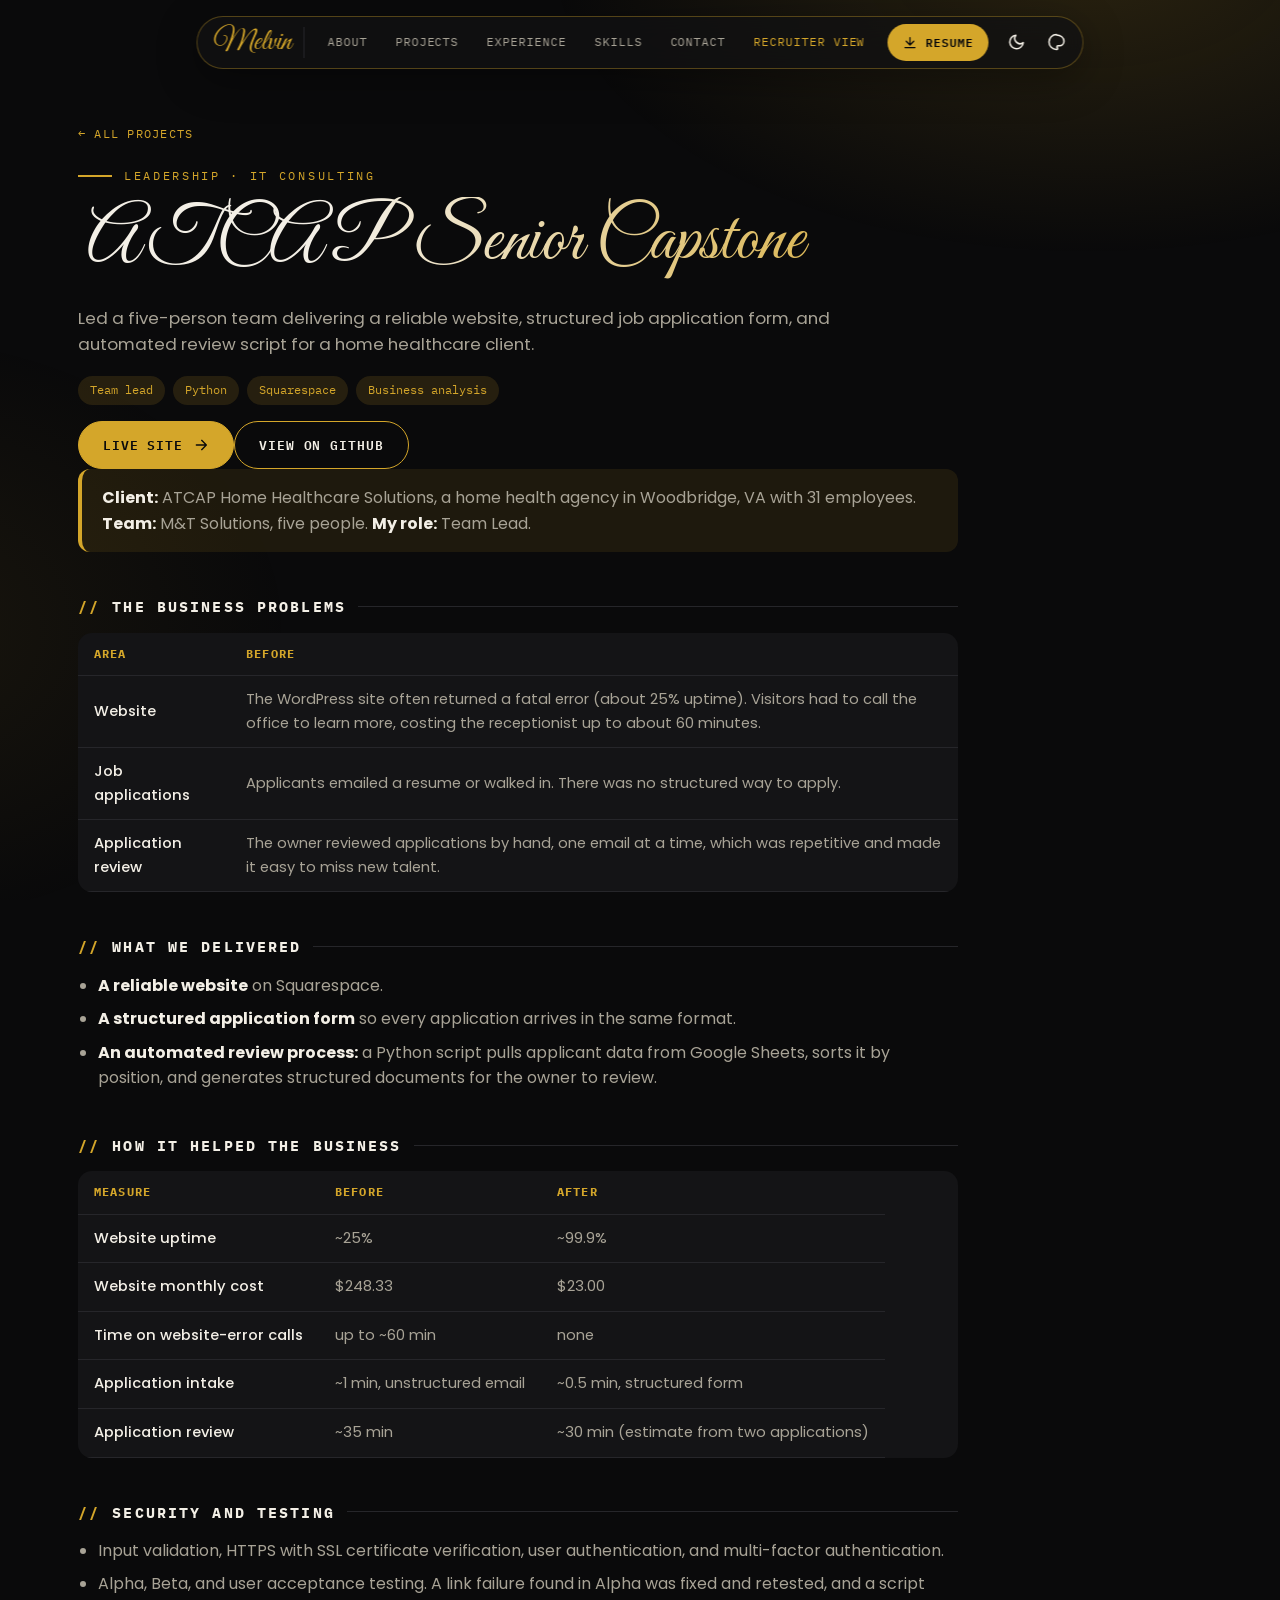
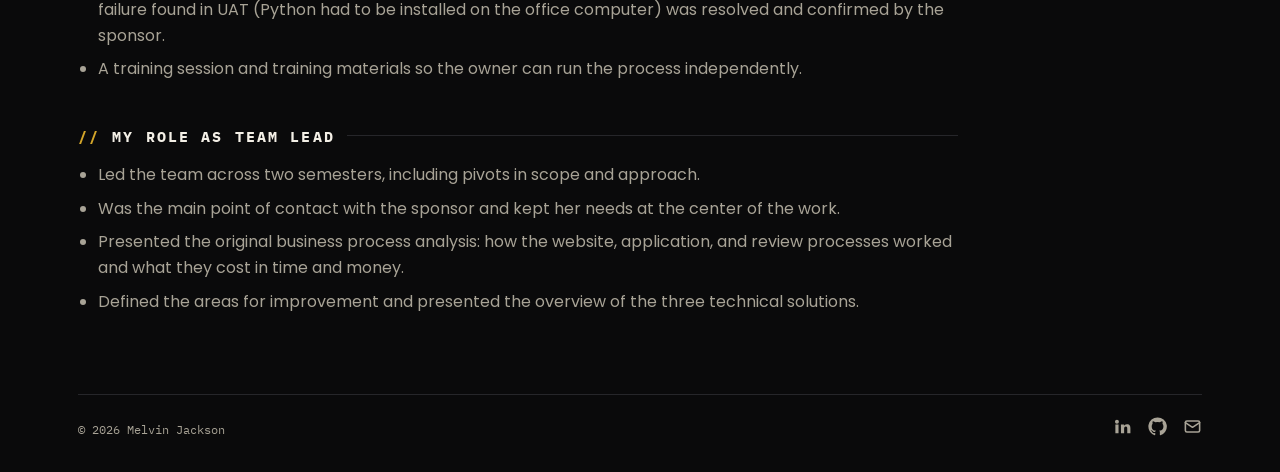
<file: projects/atcap-capstone.html>
<!doctype html>
<html lang="en" data-theme="dark" data-color="gold">
<head>
<meta charset="utf-8" />
<meta name="viewport" content="width=device-width, initial-scale=1" />
<title>ATCAP Senior Capstone — Melvin Jackson</title>
<meta name="description" content="Led a five-person team delivering a reliable website, structured job application form, and automated review script for a home healthcare client." />
<meta property="og:title" content="ATCAP Senior Capstone — Melvin Jackson" />
<meta property="og:description" content="Led a five-person team delivering a reliable website, structured job application form, and automated review script for a home healthcare client." />
<link rel="icon" href="data:image/svg+xml,%3Csvg xmlns='http://www.w3.org/2000/svg' viewBox='0 0 100 100'%3E%3Ctext y='.85em' font-size='90' font-family='monospace' fill='%231E88E5'%3EM%3C/text%3E%3C/svg%3E" />
<link rel="preconnect" href="https://fonts.googleapis.com" />
<link rel="preconnect" href="https://fonts.gstatic.com" crossorigin />
<link href="https://fonts.googleapis.com/css2?family=Great+Vibes&family=IBM+Plex+Mono:wght@400;500;600&family=Poppins:wght@300;400;500;600;700&display=swap" rel="stylesheet" />
<link rel="stylesheet" href="../styles.css?v=7" />
<script>try{var d=document.documentElement,t=localStorage.getItem('theme'),c=localStorage.getItem('color');if(t)d.dataset.theme=t;if(c)d.dataset.color=c}catch(e){}</script>
</head>
<body id="top">
<a class="skip" href="#main">Skip to content</a>
<header class="nav" role="banner">
  <a class="nav__brand" href="../index.html" aria-label="Home">Melvin</a>
  <nav class="nav__links" id="navLinks" aria-label="Primary"><a class="nav__link" data-sec="about" href="../index.html#about">About</a><a class="nav__link" data-sec="projects" href="../index.html#projects">Projects</a><a class="nav__link" data-sec="experience" href="../index.html#experience">Experience</a><a class="nav__link" data-sec="skills" href="../index.html#skills">Skills</a><a class="nav__link" data-sec="contact" href="../index.html#contact">Contact</a><a class="nav__link nav__link--cv" href="../cv/">Recruiter view</a></nav>
  <a class="nav__resume" href="../MelvinJackson_Cybersecurity_Resume.pdf" download aria-label="Download resume"><svg viewBox="0 0 24 24" fill="none" stroke="currentColor" stroke-width="2" stroke-linecap="round" stroke-linejoin="round"><path d="M12 4v12M6 10l6 6 6-6M4 20h16"/></svg><span>Resume</span></a>
  <div class="nav__tools">
    <button class="tool nav__menu" id="menuBtn" aria-label="Open menu" aria-expanded="false" aria-controls="navLinks"><svg viewBox="0 0 24 24" fill="none" stroke="currentColor" stroke-width="2.2" stroke-linecap="round"><path d="M4 7h16M4 12h16M4 17h16"/></svg></button>
    <button class="tool" id="themeToggle" aria-label="Toggle light/dark"><svg viewBox="0 0 24 24" fill="none" stroke="currentColor" stroke-width="2" stroke-linecap="round" stroke-linejoin="round"><path d="M21 12.8A9 9 0 1 1 11.2 3a7 7 0 0 0 9.8 9.8z"/></svg></button>
    <button class="tool" id="paletteToggle" aria-label="Theme color"><svg viewBox="0 0 24 24" fill="none" stroke="currentColor" stroke-width="2" stroke-linecap="round" stroke-linejoin="round"><path d="M12 2C6.5 2 2 6.5 2 12s4.5 10 10 10c1 0 1.5-.7 1.5-1.5 0-.4-.2-.8-.5-1-.3-.3-.5-.6-.5-1 0-.8.7-1.5 1.5-1.5H16c3.3 0 6-2.7 6-6 0-4.7-4.5-8.5-10-8.5z"/></svg></button>
  </div>
  <div class="color-picker" id="colorPicker" role="group" aria-label="Accent color"><span class="color-picker__label">Theme</span><span class="swatch" data-color="gold" role="button" tabindex="0" aria-label="Gold"></span><span class="swatch" data-color="blue" role="button" tabindex="0" aria-label="Blue"></span><span class="swatch" data-color="teal" role="button" tabindex="0" aria-label="Teal"></span><span class="swatch" data-color="violet" role="button" tabindex="0" aria-label="Violet"></span><span class="swatch" data-color="rose" role="button" tabindex="0" aria-label="Rose"></span><span class="swatch" data-color="amber" role="button" tabindex="0" aria-label="Amber"></span></div>
</header>
<main id="main">
<section class="wrap detail"><div class="body"><a class="back" href="../index.html#projects">&larr; All projects</a>
      <div class="eyebrow">Leadership &middot; IT Consulting</div><h1 class="d-title">ATCAP Senior Capstone</h1><p class="d-lead">Led a five-person team delivering a reliable website, structured job application form, and automated review script for a home healthcare client.</p>
      <div class="meta"><span class="chip">Team lead</span><span class="chip">Python</span><span class="chip">Squarespace</span><span class="chip">Business analysis</span></div>
      <div class="hero__ctas" style="margin-top:16px;"><a class="btn btn--primary" href="https://www.atcaphomehealthcare.com/" target="_blank" rel="noopener">Live site <svg viewBox="0 0 24 24" fill="none" stroke="currentColor" stroke-width="2" stroke-linecap="round" stroke-linejoin="round"><path d="M5 12h14M13 5l7 7-7 7"/></svg></a><a class="btn btn--ghost" href="https://github.com/mj65825/cybersecurity-portfolio/tree/main/Projects/ATCAP-Capstone" target="_blank" rel="noopener">View on GitHub</a></div>
      <div class="callout"><b>Client:</b> ATCAP Home Healthcare Solutions, a home health agency in Woodbridge, VA with 31 employees. <b>Team:</b> M&amp;T Solutions, five people. <b>My role:</b> Team Lead.</div>
      <h2 class="sec">The business problems</h2>
      <table class="t"><tr><th>Area</th><th>Before</th></tr>
        <tr><td>Website</td><td>The WordPress site often returned a fatal error (about 25% uptime). Visitors had to call the office to learn more, costing the receptionist up to about 60 minutes.</td></tr>
        <tr><td>Job applications</td><td>Applicants emailed a resume or walked in. There was no structured way to apply.</td></tr>
        <tr><td>Application review</td><td>The owner reviewed applications by hand, one email at a time, which was repetitive and made it easy to miss new talent.</td></tr></table>
      <h2 class="sec">What we delivered</h2>
      <ul class="list"><li><strong>A reliable website</strong> on Squarespace.</li><li><strong>A structured application form</strong> so every application arrives in the same format.</li><li><strong>An automated review process:</strong> a Python script pulls applicant data from Google Sheets, sorts it by position, and generates structured documents for the owner to review.</li></ul>
      <h2 class="sec">How it helped the business</h2>
      <table class="t"><tr><th>Measure</th><th>Before</th><th>After</th></tr>
        <tr><td>Website uptime</td><td>~25%</td><td>~99.9%</td></tr>
        <tr><td>Website monthly cost</td><td>$248.33</td><td>$23.00</td></tr>
        <tr><td>Time on website-error calls</td><td>up to ~60 min</td><td>none</td></tr>
        <tr><td>Application intake</td><td>~1 min, unstructured email</td><td>~0.5 min, structured form</td></tr>
        <tr><td>Application review</td><td>~35 min</td><td>~30 min (estimate from two applications)</td></tr></table>
      <h2 class="sec">Security and testing</h2>
      <ul class="list"><li>Input validation, HTTPS with SSL certificate verification, user authentication, and multi-factor authentication.</li><li>Alpha, Beta, and user acceptance testing. A link failure found in Alpha was fixed and retested, and a script failure found in UAT (Python had to be installed on the office computer) was resolved and confirmed by the sponsor.</li><li>A training session and training materials so the owner can run the process independently.</li></ul>
      <h2 class="sec">My role as Team Lead</h2>
      <ul class="list"><li>Led the team across two semesters, including pivots in scope and approach.</li><li>Was the main point of contact with the sponsor and kept her needs at the center of the work.</li><li>Presented the original business process analysis: how the website, application, and review processes worked and what they cost in time and money.</li><li>Defined the areas for improvement and presented the overview of the three technical solutions.</li></ul>
    </div></section>
  <div class="wrap">
    <footer class="foot">
      <span>&copy; 2026 Melvin Jackson</span>
      <div class="foot__social"><a href="https://www.linkedin.com/in/melvin-jackson/" aria-label="LinkedIn" target="_blank" rel="noopener"><svg viewBox="0 0 24 24" fill="currentColor"><path d="M4.98 3.5A2.5 2.5 0 1 1 5 8.5a2.5 2.5 0 0 1-.02-5zM3 9.5h4v11H3zm7 0h3.8v1.6h.06c.53-.9 1.83-1.9 3.77-1.9C21.3 9.2 22 11.5 22 14.3V20.5h-4v-5.5c0-1.32-.02-3-1.83-3-1.83 0-2.11 1.43-2.11 2.9v5.6h-4z"/></svg></a><a href="https://github.com/mj65825" aria-label="GitHub" target="_blank" rel="noopener"><svg viewBox="0 0 24 24" fill="currentColor"><path d="M12 .5a11.5 11.5 0 0 0-3.64 22.42c.58.11.79-.25.79-.56v-2c-3.2.7-3.87-1.36-3.87-1.36-.53-1.34-1.3-1.7-1.3-1.7-1.05-.72.08-.7.08-.7 1.17.08 1.78 1.2 1.78 1.2 1.04 1.77 2.72 1.26 3.38.96.1-.75.4-1.26.73-1.55-2.55-.29-5.24-1.28-5.24-5.68 0-1.25.45-2.28 1.19-3.08-.12-.29-.52-1.46.11-3.05 0 0 .97-.31 3.18 1.18a11 11 0 0 1 5.79 0c2.2-1.49 3.17-1.18 3.17-1.18.64 1.59.24 2.76.12 3.05.74.8 1.19 1.83 1.19 3.08 0 4.41-2.7 5.38-5.27 5.67.41.35.77 1.04.77 2.1v3.11c0 .31.21.68.8.56A11.5 11.5 0 0 0 12 .5z"/></svg></a><a href="mailto:melvin11jackson@gmail.com" aria-label="Email"><svg viewBox="0 0 24 24" fill="none" stroke="currentColor" stroke-width="2" stroke-linecap="round" stroke-linejoin="round"><rect x="3" y="5" width="18" height="14" rx="2"/><path d="M3 7l9 6 9-6"/></svg></a></div>
    </footer>
  </div>
</main>
<button class="to-top" id="toTop" aria-label="Back to top"><svg viewBox="0 0 24 24" fill="none" stroke="currentColor" stroke-width="2.4" stroke-linecap="round" stroke-linejoin="round"><path d="M5 15l7-7 7 7"/></svg></button>
<script src="../main.js?v=6"></script>
</body>
</html>
</file>
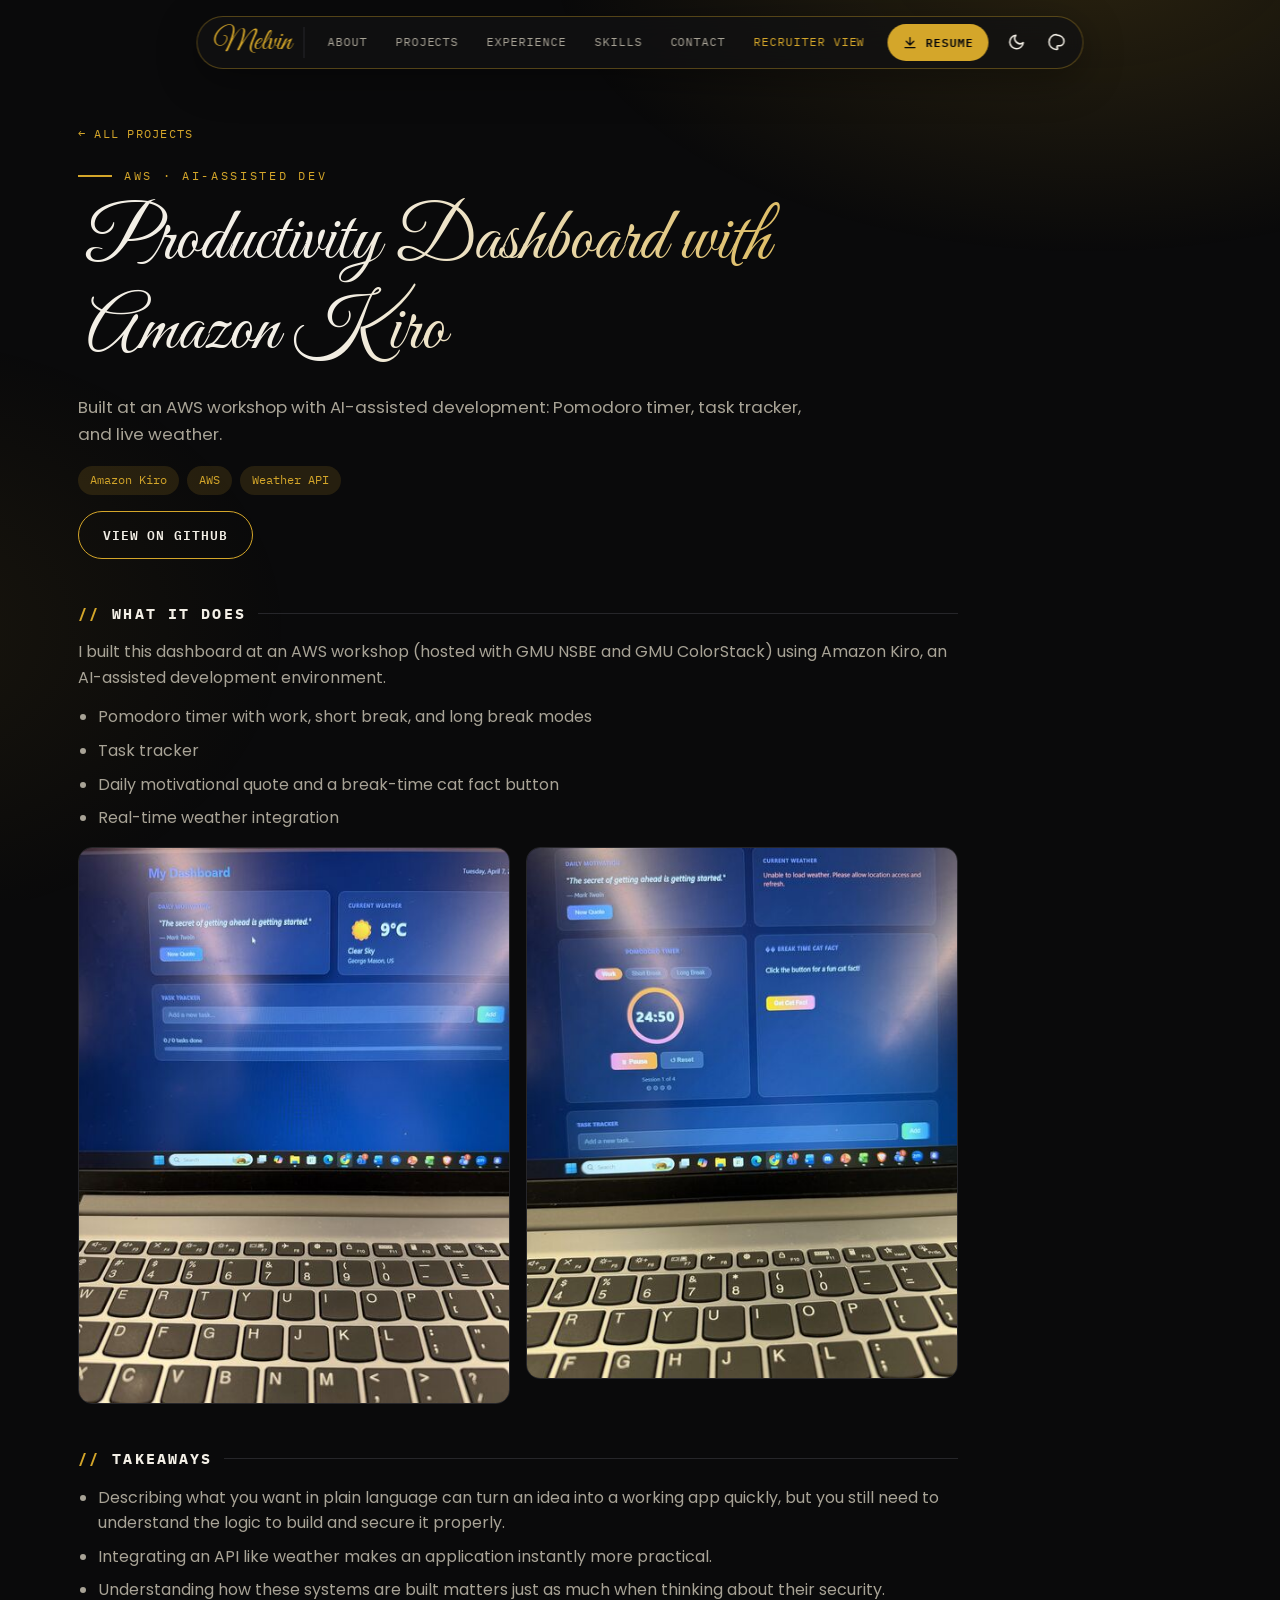
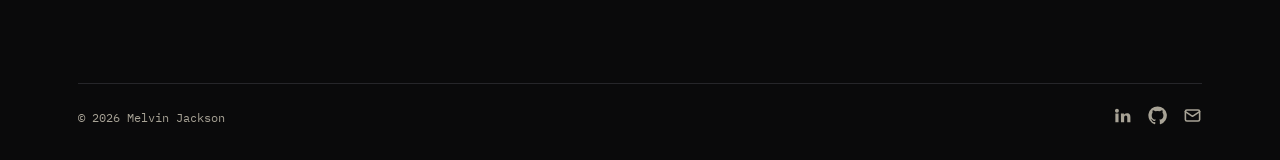
<file: projects/kiro-dashboard.html>
<!doctype html>
<html lang="en" data-theme="dark" data-color="gold">
<head>
<meta charset="utf-8" />
<meta name="viewport" content="width=device-width, initial-scale=1" />
<title>Productivity Dashboard with Amazon Kiro — Melvin Jackson</title>
<meta name="description" content="Built at an AWS workshop with AI-assisted development: Pomodoro timer, task tracker, and live weather." />
<meta property="og:title" content="Productivity Dashboard with Amazon Kiro — Melvin Jackson" />
<meta property="og:description" content="Built at an AWS workshop with AI-assisted development: Pomodoro timer, task tracker, and live weather." />
<link rel="icon" href="data:image/svg+xml,%3Csvg xmlns='http://www.w3.org/2000/svg' viewBox='0 0 100 100'%3E%3Ctext y='.85em' font-size='90' font-family='monospace' fill='%231E88E5'%3EM%3C/text%3E%3C/svg%3E" />
<link rel="preconnect" href="https://fonts.googleapis.com" />
<link rel="preconnect" href="https://fonts.gstatic.com" crossorigin />
<link href="https://fonts.googleapis.com/css2?family=Great+Vibes&family=IBM+Plex+Mono:wght@400;500;600&family=Poppins:wght@300;400;500;600;700&display=swap" rel="stylesheet" />
<link rel="stylesheet" href="../styles.css?v=7" />
<script>try{var d=document.documentElement,t=localStorage.getItem('theme'),c=localStorage.getItem('color');if(t)d.dataset.theme=t;if(c)d.dataset.color=c}catch(e){}</script>
</head>
<body id="top">
<a class="skip" href="#main">Skip to content</a>
<header class="nav" role="banner">
  <a class="nav__brand" href="../index.html" aria-label="Home">Melvin</a>
  <nav class="nav__links" id="navLinks" aria-label="Primary"><a class="nav__link" data-sec="about" href="../index.html#about">About</a><a class="nav__link" data-sec="projects" href="../index.html#projects">Projects</a><a class="nav__link" data-sec="experience" href="../index.html#experience">Experience</a><a class="nav__link" data-sec="skills" href="../index.html#skills">Skills</a><a class="nav__link" data-sec="contact" href="../index.html#contact">Contact</a><a class="nav__link nav__link--cv" href="../cv/">Recruiter view</a></nav>
  <a class="nav__resume" href="../MelvinJackson_Cybersecurity_Resume.pdf" download aria-label="Download resume"><svg viewBox="0 0 24 24" fill="none" stroke="currentColor" stroke-width="2" stroke-linecap="round" stroke-linejoin="round"><path d="M12 4v12M6 10l6 6 6-6M4 20h16"/></svg><span>Resume</span></a>
  <div class="nav__tools">
    <button class="tool nav__menu" id="menuBtn" aria-label="Open menu" aria-expanded="false" aria-controls="navLinks"><svg viewBox="0 0 24 24" fill="none" stroke="currentColor" stroke-width="2.2" stroke-linecap="round"><path d="M4 7h16M4 12h16M4 17h16"/></svg></button>
    <button class="tool" id="themeToggle" aria-label="Toggle light/dark"><svg viewBox="0 0 24 24" fill="none" stroke="currentColor" stroke-width="2" stroke-linecap="round" stroke-linejoin="round"><path d="M21 12.8A9 9 0 1 1 11.2 3a7 7 0 0 0 9.8 9.8z"/></svg></button>
    <button class="tool" id="paletteToggle" aria-label="Theme color"><svg viewBox="0 0 24 24" fill="none" stroke="currentColor" stroke-width="2" stroke-linecap="round" stroke-linejoin="round"><path d="M12 2C6.5 2 2 6.5 2 12s4.5 10 10 10c1 0 1.5-.7 1.5-1.5 0-.4-.2-.8-.5-1-.3-.3-.5-.6-.5-1 0-.8.7-1.5 1.5-1.5H16c3.3 0 6-2.7 6-6 0-4.7-4.5-8.5-10-8.5z"/></svg></button>
  </div>
  <div class="color-picker" id="colorPicker" role="group" aria-label="Accent color"><span class="color-picker__label">Theme</span><span class="swatch" data-color="gold" role="button" tabindex="0" aria-label="Gold"></span><span class="swatch" data-color="blue" role="button" tabindex="0" aria-label="Blue"></span><span class="swatch" data-color="teal" role="button" tabindex="0" aria-label="Teal"></span><span class="swatch" data-color="violet" role="button" tabindex="0" aria-label="Violet"></span><span class="swatch" data-color="rose" role="button" tabindex="0" aria-label="Rose"></span><span class="swatch" data-color="amber" role="button" tabindex="0" aria-label="Amber"></span></div>
</header>
<main id="main">
<section class="wrap detail"><div class="body"><a class="back" href="../index.html#projects">&larr; All projects</a>
      <div class="eyebrow">AWS &middot; AI-assisted dev</div><h1 class="d-title">Productivity Dashboard with Amazon Kiro</h1><p class="d-lead">Built at an AWS workshop with AI-assisted development: Pomodoro timer, task tracker, and live weather.</p>
      <div class="meta"><span class="chip">Amazon Kiro</span><span class="chip">AWS</span><span class="chip">Weather API</span></div>
      <div class="hero__ctas" style="margin-top:16px;"><a class="btn btn--ghost" href="https://github.com/mj65825/cybersecurity-portfolio/tree/main/Projects/AWS-Kiro-Dashboard" target="_blank" rel="noopener">View on GitHub</a></div>
      <h2 class="sec">What it does</h2>
      <p>I built this dashboard at an AWS workshop (hosted with GMU NSBE and GMU ColorStack) using Amazon Kiro, an AI-assisted development environment.</p>
      <ul class="list"><li>Pomodoro timer with work, short break, and long break modes</li><li>Task tracker</li><li>Daily motivational quote and a break-time cat fact button</li><li>Real-time weather integration</li></ul>
      <div class="shots"><img src="../assets/dashboard-pomodoro.jpg" alt="Dashboard with quote, weather and task tracker" loading="lazy"><img src="../assets/dashboard-tasks.jpg" alt="Dashboard with Pomodoro timer and task tracker" loading="lazy"></div>
      <h2 class="sec">Takeaways</h2>
      <ul class="list"><li>Describing what you want in plain language can turn an idea into a working app quickly, but you still need to understand the logic to build and secure it properly.</li><li>Integrating an API like weather makes an application instantly more practical.</li><li>Understanding how these systems are built matters just as much when thinking about their security.</li></ul>
    </div></section>
  <div class="wrap">
    <footer class="foot">
      <span>&copy; 2026 Melvin Jackson</span>
      <div class="foot__social"><a href="https://www.linkedin.com/in/melvin-jackson/" aria-label="LinkedIn" target="_blank" rel="noopener"><svg viewBox="0 0 24 24" fill="currentColor"><path d="M4.98 3.5A2.5 2.5 0 1 1 5 8.5a2.5 2.5 0 0 1-.02-5zM3 9.5h4v11H3zm7 0h3.8v1.6h.06c.53-.9 1.83-1.9 3.77-1.9C21.3 9.2 22 11.5 22 14.3V20.5h-4v-5.5c0-1.32-.02-3-1.83-3-1.83 0-2.11 1.43-2.11 2.9v5.6h-4z"/></svg></a><a href="https://github.com/mj65825" aria-label="GitHub" target="_blank" rel="noopener"><svg viewBox="0 0 24 24" fill="currentColor"><path d="M12 .5a11.5 11.5 0 0 0-3.64 22.42c.58.11.79-.25.79-.56v-2c-3.2.7-3.87-1.36-3.87-1.36-.53-1.34-1.3-1.7-1.3-1.7-1.05-.72.08-.7.08-.7 1.17.08 1.78 1.2 1.78 1.2 1.04 1.77 2.72 1.26 3.38.96.1-.75.4-1.26.73-1.55-2.55-.29-5.24-1.28-5.24-5.68 0-1.25.45-2.28 1.19-3.08-.12-.29-.52-1.46.11-3.05 0 0 .97-.31 3.18 1.18a11 11 0 0 1 5.79 0c2.2-1.49 3.17-1.18 3.17-1.18.64 1.59.24 2.76.12 3.05.74.8 1.19 1.83 1.19 3.08 0 4.41-2.7 5.38-5.27 5.67.41.35.77 1.04.77 2.1v3.11c0 .31.21.68.8.56A11.5 11.5 0 0 0 12 .5z"/></svg></a><a href="mailto:melvin11jackson@gmail.com" aria-label="Email"><svg viewBox="0 0 24 24" fill="none" stroke="currentColor" stroke-width="2" stroke-linecap="round" stroke-linejoin="round"><rect x="3" y="5" width="18" height="14" rx="2"/><path d="M3 7l9 6 9-6"/></svg></a></div>
    </footer>
  </div>
</main>
<button class="to-top" id="toTop" aria-label="Back to top"><svg viewBox="0 0 24 24" fill="none" stroke="currentColor" stroke-width="2.4" stroke-linecap="round" stroke-linejoin="round"><path d="M5 15l7-7 7 7"/></svg></button>
<script src="../main.js?v=6"></script>
</body>
</html>
</file>
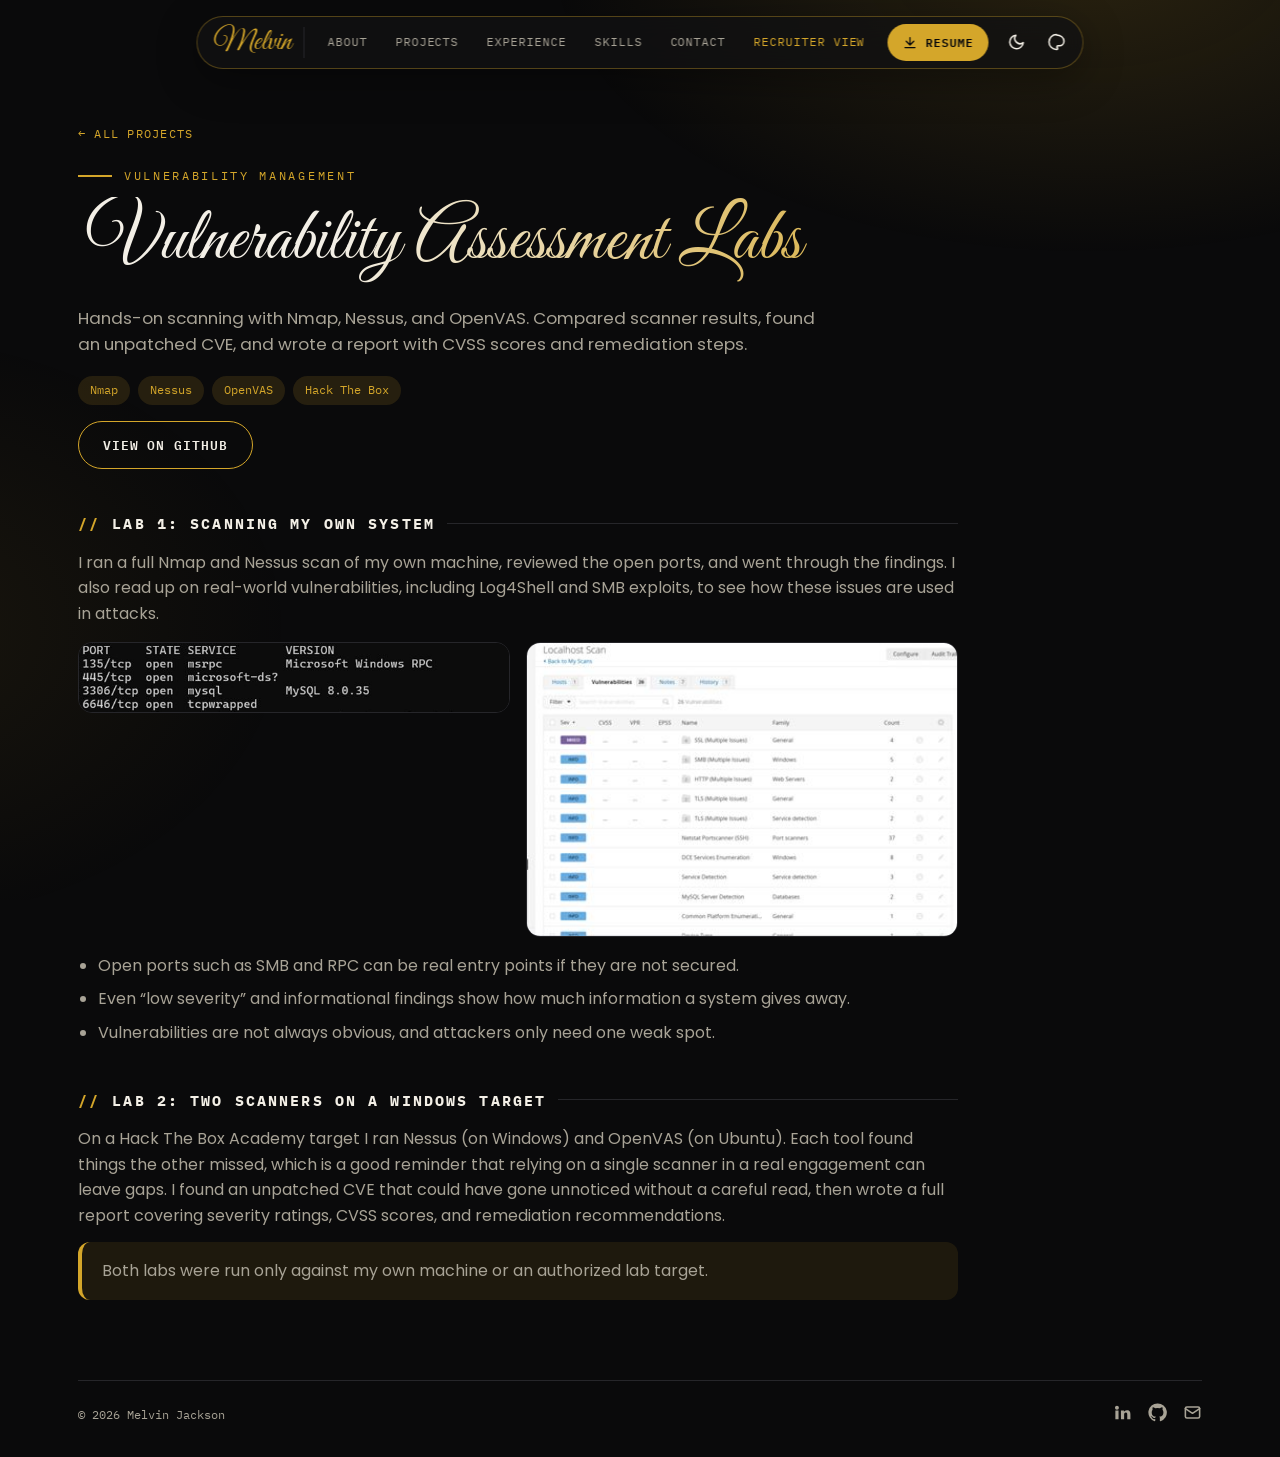
<file: projects/vuln-labs.html>
<!doctype html>
<html lang="en" data-theme="dark" data-color="gold">
<head>
<meta charset="utf-8" />
<meta name="viewport" content="width=device-width, initial-scale=1" />
<title>Vulnerability Assessment Labs — Melvin Jackson</title>
<meta name="description" content="Hands-on scanning with Nmap, Nessus, and OpenVAS. Compared scanner results, found an unpatched CVE, and wrote a report with CVSS scores and remediation steps." />
<meta property="og:title" content="Vulnerability Assessment Labs — Melvin Jackson" />
<meta property="og:description" content="Hands-on scanning with Nmap, Nessus, and OpenVAS. Compared scanner results, found an unpatched CVE, and wrote a report with CVSS scores and remediation steps." />
<link rel="icon" href="data:image/svg+xml,%3Csvg xmlns='http://www.w3.org/2000/svg' viewBox='0 0 100 100'%3E%3Ctext y='.85em' font-size='90' font-family='monospace' fill='%231E88E5'%3EM%3C/text%3E%3C/svg%3E" />
<link rel="preconnect" href="https://fonts.googleapis.com" />
<link rel="preconnect" href="https://fonts.gstatic.com" crossorigin />
<link href="https://fonts.googleapis.com/css2?family=Great+Vibes&family=IBM+Plex+Mono:wght@400;500;600&family=Poppins:wght@300;400;500;600;700&display=swap" rel="stylesheet" />
<link rel="stylesheet" href="../styles.css?v=7" />
<script>try{var d=document.documentElement,t=localStorage.getItem('theme'),c=localStorage.getItem('color');if(t)d.dataset.theme=t;if(c)d.dataset.color=c}catch(e){}</script>
</head>
<body id="top">
<a class="skip" href="#main">Skip to content</a>
<header class="nav" role="banner">
  <a class="nav__brand" href="../index.html" aria-label="Home">Melvin</a>
  <nav class="nav__links" id="navLinks" aria-label="Primary"><a class="nav__link" data-sec="about" href="../index.html#about">About</a><a class="nav__link" data-sec="projects" href="../index.html#projects">Projects</a><a class="nav__link" data-sec="experience" href="../index.html#experience">Experience</a><a class="nav__link" data-sec="skills" href="../index.html#skills">Skills</a><a class="nav__link" data-sec="contact" href="../index.html#contact">Contact</a><a class="nav__link nav__link--cv" href="../cv/">Recruiter view</a></nav>
  <a class="nav__resume" href="../MelvinJackson_Cybersecurity_Resume.pdf" download aria-label="Download resume"><svg viewBox="0 0 24 24" fill="none" stroke="currentColor" stroke-width="2" stroke-linecap="round" stroke-linejoin="round"><path d="M12 4v12M6 10l6 6 6-6M4 20h16"/></svg><span>Resume</span></a>
  <div class="nav__tools">
    <button class="tool nav__menu" id="menuBtn" aria-label="Open menu" aria-expanded="false" aria-controls="navLinks"><svg viewBox="0 0 24 24" fill="none" stroke="currentColor" stroke-width="2.2" stroke-linecap="round"><path d="M4 7h16M4 12h16M4 17h16"/></svg></button>
    <button class="tool" id="themeToggle" aria-label="Toggle light/dark"><svg viewBox="0 0 24 24" fill="none" stroke="currentColor" stroke-width="2" stroke-linecap="round" stroke-linejoin="round"><path d="M21 12.8A9 9 0 1 1 11.2 3a7 7 0 0 0 9.8 9.8z"/></svg></button>
    <button class="tool" id="paletteToggle" aria-label="Theme color"><svg viewBox="0 0 24 24" fill="none" stroke="currentColor" stroke-width="2" stroke-linecap="round" stroke-linejoin="round"><path d="M12 2C6.5 2 2 6.5 2 12s4.5 10 10 10c1 0 1.5-.7 1.5-1.5 0-.4-.2-.8-.5-1-.3-.3-.5-.6-.5-1 0-.8.7-1.5 1.5-1.5H16c3.3 0 6-2.7 6-6 0-4.7-4.5-8.5-10-8.5z"/></svg></button>
  </div>
  <div class="color-picker" id="colorPicker" role="group" aria-label="Accent color"><span class="color-picker__label">Theme</span><span class="swatch" data-color="gold" role="button" tabindex="0" aria-label="Gold"></span><span class="swatch" data-color="blue" role="button" tabindex="0" aria-label="Blue"></span><span class="swatch" data-color="teal" role="button" tabindex="0" aria-label="Teal"></span><span class="swatch" data-color="violet" role="button" tabindex="0" aria-label="Violet"></span><span class="swatch" data-color="rose" role="button" tabindex="0" aria-label="Rose"></span><span class="swatch" data-color="amber" role="button" tabindex="0" aria-label="Amber"></span></div>
</header>
<main id="main">
<section class="wrap detail"><div class="body"><a class="back" href="../index.html#projects">&larr; All projects</a>
      <div class="eyebrow">Vulnerability Management</div><h1 class="d-title">Vulnerability Assessment Labs</h1><p class="d-lead">Hands-on scanning with Nmap, Nessus, and OpenVAS. Compared scanner results, found an unpatched CVE, and wrote a report with CVSS scores and remediation steps.</p>
      <div class="meta"><span class="chip">Nmap</span><span class="chip">Nessus</span><span class="chip">OpenVAS</span><span class="chip">Hack The Box</span></div>
      <div class="hero__ctas" style="margin-top:16px;"><a class="btn btn--ghost" href="https://github.com/mj65825/cybersecurity-portfolio/tree/main/Projects/Vulnerability-Assessment-Labs" target="_blank" rel="noopener">View on GitHub</a></div>
      <h2 class="sec">Lab 1: Scanning my own system</h2>
      <p>I ran a full Nmap and Nessus scan of my own machine, reviewed the open ports, and went through the findings. I also read up on real-world vulnerabilities, including Log4Shell and SMB exploits, to see how these issues are used in attacks.</p>
      <div class="shots"><img src="../assets/nmap-open-ports.jpg" alt="Nmap output showing open ports" loading="lazy"><img src="../assets/nessus-localhost-scan.jpg" alt="Nessus localhost scan results" loading="lazy"></div>
      <ul class="list"><li>Open ports such as SMB and RPC can be real entry points if they are not secured.</li><li>Even &ldquo;low severity&rdquo; and informational findings show how much information a system gives away.</li><li>Vulnerabilities are not always obvious, and attackers only need one weak spot.</li></ul>
      <h2 class="sec">Lab 2: Two scanners on a Windows target</h2>
      <p>On a Hack The Box Academy target I ran Nessus (on Windows) and OpenVAS (on Ubuntu). Each tool found things the other missed, which is a good reminder that relying on a single scanner in a real engagement can leave gaps. I found an unpatched CVE that could have gone unnoticed without a careful read, then wrote a full report covering severity ratings, CVSS scores, and remediation recommendations.</p>
      <div class="callout">Both labs were run only against my own machine or an authorized lab target.</div>
    </div></section>
  <div class="wrap">
    <footer class="foot">
      <span>&copy; 2026 Melvin Jackson</span>
      <div class="foot__social"><a href="https://www.linkedin.com/in/melvin-jackson/" aria-label="LinkedIn" target="_blank" rel="noopener"><svg viewBox="0 0 24 24" fill="currentColor"><path d="M4.98 3.5A2.5 2.5 0 1 1 5 8.5a2.5 2.5 0 0 1-.02-5zM3 9.5h4v11H3zm7 0h3.8v1.6h.06c.53-.9 1.83-1.9 3.77-1.9C21.3 9.2 22 11.5 22 14.3V20.5h-4v-5.5c0-1.32-.02-3-1.83-3-1.83 0-2.11 1.43-2.11 2.9v5.6h-4z"/></svg></a><a href="https://github.com/mj65825" aria-label="GitHub" target="_blank" rel="noopener"><svg viewBox="0 0 24 24" fill="currentColor"><path d="M12 .5a11.5 11.5 0 0 0-3.64 22.42c.58.11.79-.25.79-.56v-2c-3.2.7-3.87-1.36-3.87-1.36-.53-1.34-1.3-1.7-1.3-1.7-1.05-.72.08-.7.08-.7 1.17.08 1.78 1.2 1.78 1.2 1.04 1.77 2.72 1.26 3.38.96.1-.75.4-1.26.73-1.55-2.55-.29-5.24-1.28-5.24-5.68 0-1.25.45-2.28 1.19-3.08-.12-.29-.52-1.46.11-3.05 0 0 .97-.31 3.18 1.18a11 11 0 0 1 5.79 0c2.2-1.49 3.17-1.18 3.17-1.18.64 1.59.24 2.76.12 3.05.74.8 1.19 1.83 1.19 3.08 0 4.41-2.7 5.38-5.27 5.67.41.35.77 1.04.77 2.1v3.11c0 .31.21.68.8.56A11.5 11.5 0 0 0 12 .5z"/></svg></a><a href="mailto:melvin11jackson@gmail.com" aria-label="Email"><svg viewBox="0 0 24 24" fill="none" stroke="currentColor" stroke-width="2" stroke-linecap="round" stroke-linejoin="round"><rect x="3" y="5" width="18" height="14" rx="2"/><path d="M3 7l9 6 9-6"/></svg></a></div>
    </footer>
  </div>
</main>
<button class="to-top" id="toTop" aria-label="Back to top"><svg viewBox="0 0 24 24" fill="none" stroke="currentColor" stroke-width="2.4" stroke-linecap="round" stroke-linejoin="round"><path d="M5 15l7-7 7 7"/></svg></button>
<script src="../main.js?v=6"></script>
</body>
</html>
</file>
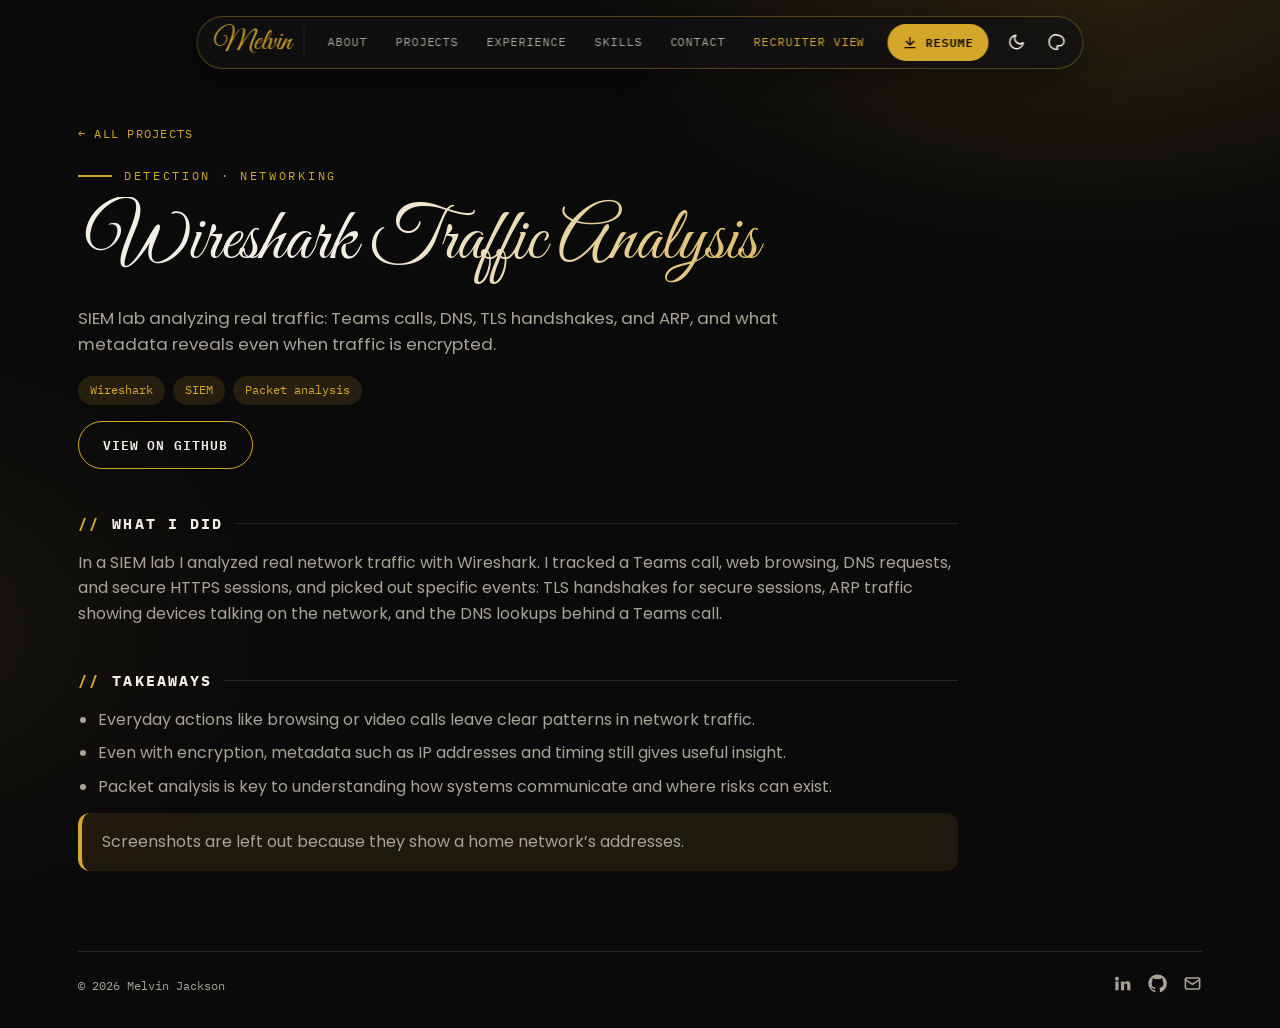
<file: projects/wireshark.html>
<!doctype html>
<html lang="en" data-theme="dark" data-color="gold">
<head>
<meta charset="utf-8" />
<meta name="viewport" content="width=device-width, initial-scale=1" />
<title>Wireshark Traffic Analysis — Melvin Jackson</title>
<meta name="description" content="SIEM lab analyzing real traffic: Teams calls, DNS, TLS handshakes, and ARP, and what metadata reveals even when traffic is encrypted." />
<meta property="og:title" content="Wireshark Traffic Analysis — Melvin Jackson" />
<meta property="og:description" content="SIEM lab analyzing real traffic: Teams calls, DNS, TLS handshakes, and ARP, and what metadata reveals even when traffic is encrypted." />
<link rel="icon" href="data:image/svg+xml,%3Csvg xmlns='http://www.w3.org/2000/svg' viewBox='0 0 100 100'%3E%3Ctext y='.85em' font-size='90' font-family='monospace' fill='%231E88E5'%3EM%3C/text%3E%3C/svg%3E" />
<link rel="preconnect" href="https://fonts.googleapis.com" />
<link rel="preconnect" href="https://fonts.gstatic.com" crossorigin />
<link href="https://fonts.googleapis.com/css2?family=Great+Vibes&family=IBM+Plex+Mono:wght@400;500;600&family=Poppins:wght@300;400;500;600;700&display=swap" rel="stylesheet" />
<link rel="stylesheet" href="../styles.css?v=7" />
<script>try{var d=document.documentElement,t=localStorage.getItem('theme'),c=localStorage.getItem('color');if(t)d.dataset.theme=t;if(c)d.dataset.color=c}catch(e){}</script>
</head>
<body id="top">
<a class="skip" href="#main">Skip to content</a>
<header class="nav" role="banner">
  <a class="nav__brand" href="../index.html" aria-label="Home">Melvin</a>
  <nav class="nav__links" id="navLinks" aria-label="Primary"><a class="nav__link" data-sec="about" href="../index.html#about">About</a><a class="nav__link" data-sec="projects" href="../index.html#projects">Projects</a><a class="nav__link" data-sec="experience" href="../index.html#experience">Experience</a><a class="nav__link" data-sec="skills" href="../index.html#skills">Skills</a><a class="nav__link" data-sec="contact" href="../index.html#contact">Contact</a><a class="nav__link nav__link--cv" href="../cv/">Recruiter view</a></nav>
  <a class="nav__resume" href="../MelvinJackson_Cybersecurity_Resume.pdf" download aria-label="Download resume"><svg viewBox="0 0 24 24" fill="none" stroke="currentColor" stroke-width="2" stroke-linecap="round" stroke-linejoin="round"><path d="M12 4v12M6 10l6 6 6-6M4 20h16"/></svg><span>Resume</span></a>
  <div class="nav__tools">
    <button class="tool nav__menu" id="menuBtn" aria-label="Open menu" aria-expanded="false" aria-controls="navLinks"><svg viewBox="0 0 24 24" fill="none" stroke="currentColor" stroke-width="2.2" stroke-linecap="round"><path d="M4 7h16M4 12h16M4 17h16"/></svg></button>
    <button class="tool" id="themeToggle" aria-label="Toggle light/dark"><svg viewBox="0 0 24 24" fill="none" stroke="currentColor" stroke-width="2" stroke-linecap="round" stroke-linejoin="round"><path d="M21 12.8A9 9 0 1 1 11.2 3a7 7 0 0 0 9.8 9.8z"/></svg></button>
    <button class="tool" id="paletteToggle" aria-label="Theme color"><svg viewBox="0 0 24 24" fill="none" stroke="currentColor" stroke-width="2" stroke-linecap="round" stroke-linejoin="round"><path d="M12 2C6.5 2 2 6.5 2 12s4.5 10 10 10c1 0 1.5-.7 1.5-1.5 0-.4-.2-.8-.5-1-.3-.3-.5-.6-.5-1 0-.8.7-1.5 1.5-1.5H16c3.3 0 6-2.7 6-6 0-4.7-4.5-8.5-10-8.5z"/></svg></button>
  </div>
  <div class="color-picker" id="colorPicker" role="group" aria-label="Accent color"><span class="color-picker__label">Theme</span><span class="swatch" data-color="gold" role="button" tabindex="0" aria-label="Gold"></span><span class="swatch" data-color="blue" role="button" tabindex="0" aria-label="Blue"></span><span class="swatch" data-color="teal" role="button" tabindex="0" aria-label="Teal"></span><span class="swatch" data-color="violet" role="button" tabindex="0" aria-label="Violet"></span><span class="swatch" data-color="rose" role="button" tabindex="0" aria-label="Rose"></span><span class="swatch" data-color="amber" role="button" tabindex="0" aria-label="Amber"></span></div>
</header>
<main id="main">
<section class="wrap detail"><div class="body"><a class="back" href="../index.html#projects">&larr; All projects</a>
      <div class="eyebrow">Detection &middot; Networking</div><h1 class="d-title">Wireshark Traffic Analysis</h1><p class="d-lead">SIEM lab analyzing real traffic: Teams calls, DNS, TLS handshakes, and ARP, and what metadata reveals even when traffic is encrypted.</p>
      <div class="meta"><span class="chip">Wireshark</span><span class="chip">SIEM</span><span class="chip">Packet analysis</span></div>
      <div class="hero__ctas" style="margin-top:16px;"><a class="btn btn--ghost" href="https://github.com/mj65825/cybersecurity-portfolio/tree/main/Projects/Wireshark-Traffic-Analysis" target="_blank" rel="noopener">View on GitHub</a></div>
      <h2 class="sec">What I did</h2>
      <p>In a SIEM lab I analyzed real network traffic with Wireshark. I tracked a Teams call, web browsing, DNS requests, and secure HTTPS sessions, and picked out specific events: TLS handshakes for secure sessions, ARP traffic showing devices talking on the network, and the DNS lookups behind a Teams call.</p>
      <h2 class="sec">Takeaways</h2>
      <ul class="list"><li>Everyday actions like browsing or video calls leave clear patterns in network traffic.</li><li>Even with encryption, metadata such as IP addresses and timing still gives useful insight.</li><li>Packet analysis is key to understanding how systems communicate and where risks can exist.</li></ul>
      <div class="callout">Screenshots are left out because they show a home network&rsquo;s addresses.</div>
    </div></section>
  <div class="wrap">
    <footer class="foot">
      <span>&copy; 2026 Melvin Jackson</span>
      <div class="foot__social"><a href="https://www.linkedin.com/in/melvin-jackson/" aria-label="LinkedIn" target="_blank" rel="noopener"><svg viewBox="0 0 24 24" fill="currentColor"><path d="M4.98 3.5A2.5 2.5 0 1 1 5 8.5a2.5 2.5 0 0 1-.02-5zM3 9.5h4v11H3zm7 0h3.8v1.6h.06c.53-.9 1.83-1.9 3.77-1.9C21.3 9.2 22 11.5 22 14.3V20.5h-4v-5.5c0-1.32-.02-3-1.83-3-1.83 0-2.11 1.43-2.11 2.9v5.6h-4z"/></svg></a><a href="https://github.com/mj65825" aria-label="GitHub" target="_blank" rel="noopener"><svg viewBox="0 0 24 24" fill="currentColor"><path d="M12 .5a11.5 11.5 0 0 0-3.64 22.42c.58.11.79-.25.79-.56v-2c-3.2.7-3.87-1.36-3.87-1.36-.53-1.34-1.3-1.7-1.3-1.7-1.05-.72.08-.7.08-.7 1.17.08 1.78 1.2 1.78 1.2 1.04 1.77 2.72 1.26 3.38.96.1-.75.4-1.26.73-1.55-2.55-.29-5.24-1.28-5.24-5.68 0-1.25.45-2.28 1.19-3.08-.12-.29-.52-1.46.11-3.05 0 0 .97-.31 3.18 1.18a11 11 0 0 1 5.79 0c2.2-1.49 3.17-1.18 3.17-1.18.64 1.59.24 2.76.12 3.05.74.8 1.19 1.83 1.19 3.08 0 4.41-2.7 5.38-5.27 5.67.41.35.77 1.04.77 2.1v3.11c0 .31.21.68.8.56A11.5 11.5 0 0 0 12 .5z"/></svg></a><a href="mailto:melvin11jackson@gmail.com" aria-label="Email"><svg viewBox="0 0 24 24" fill="none" stroke="currentColor" stroke-width="2" stroke-linecap="round" stroke-linejoin="round"><rect x="3" y="5" width="18" height="14" rx="2"/><path d="M3 7l9 6 9-6"/></svg></a></div>
    </footer>
  </div>
</main>
<button class="to-top" id="toTop" aria-label="Back to top"><svg viewBox="0 0 24 24" fill="none" stroke="currentColor" stroke-width="2.4" stroke-linecap="round" stroke-linejoin="round"><path d="M5 15l7-7 7 7"/></svg></button>
<script src="../main.js?v=6"></script>
</body>
</html>
</file>
<file: styles.css>
:root{
  --accent:#D4A62A; --accent-rgb:212,166,42;
  --bg:#0a0a0b; --bg2:#111113; --panel:#141416; --line:#26262a; --text:#f3efe6; --muted:#a8a396;
  --script:"Great Vibes",cursive; --mono:"IBM Plex Mono",monospace; --sans:"Poppins",system-ui,sans-serif;
  --r:22px;
}
:root[data-theme="light"]{--bg:#f6f2e8;--bg2:#fffdf8;--panel:#ffffff;--line:#e4dcc9;--text:#17150f;--muted:#625c4c}
:root[data-theme="light"][data-color="gold"]{--accent:#A67C00;--accent-rgb:166,124,0}
:root[data-color="blue"]{--accent:#1E88E5;--accent-rgb:30,136,229}
:root[data-color="teal"]{--accent:#14b8a6;--accent-rgb:20,184,166}
:root[data-color="violet"]{--accent:#8b5cf6;--accent-rgb:139,92,246}
:root[data-color="rose"]{--accent:#f43f5e;--accent-rgb:244,63,94}
:root[data-color="amber"]{--accent:#f59e0b;--accent-rgb:245,158,11}
*{box-sizing:border-box;margin:0;padding:0}
html{scroll-behavior:smooth;scroll-padding-top:90px}
body{font-family:var(--sans);background:var(--bg);color:var(--text);line-height:1.6;transition:background .3s,color .3s;overflow-x:hidden}
body::before{content:"";position:fixed;inset:0;pointer-events:none;z-index:0;background:radial-gradient(900px 500px at 85% -5%,rgba(var(--accent-rgb),.16),transparent 60%),radial-gradient(700px 500px at -10% 70%,rgba(var(--accent-rgb),.08),transparent 60%)}
a{color:inherit;text-decoration:none}
img{max-width:100%;display:block}
.accent{color:var(--accent)}
.skip{position:absolute;left:-999px;top:8px;background:var(--accent);color:#000;padding:8px 14px;border-radius:8px;z-index:200}
.skip:focus{left:8px}

/* ---------- floating pill nav ---------- */
.nav{position:fixed;top:16px;left:50%;transform:translateX(-50%);z-index:100;display:flex;align-items:center;gap:6px;padding:7px 8px 7px 16px;border-radius:60px;background:rgba(var(--accent-rgb),.06);background-color:color-mix(in srgb,var(--bg2) 78%,transparent);backdrop-filter:blur(16px);-webkit-backdrop-filter:blur(16px);border:1px solid rgba(var(--accent-rgb),.35);box-shadow:0 10px 40px rgba(0,0,0,.35);max-width:calc(100vw - 20px)}
.nav__brand{font-family:var(--script);font-size:1.9rem;line-height:1;padding:0 12px 0 0;margin-right:4px;border-right:1px solid var(--line);color:var(--accent);white-space:nowrap}
.nav__links{display:flex;align-items:center;gap:2px;overflow-x:auto;scrollbar-width:none}
.nav__links::-webkit-scrollbar{display:none}
.nav__link{font-family:var(--mono);font-size:.74rem;letter-spacing:.08em;text-transform:uppercase;padding:9px 13px;border-radius:40px;white-space:nowrap;color:var(--muted);transition:.2s}
.nav__link:hover{color:var(--text)}
.nav__link.is-active{color:var(--text);background:rgba(var(--accent-rgb),.18)}
.nav__resume{display:inline-flex;align-items:center;gap:8px;font-family:var(--mono);font-size:.74rem;letter-spacing:.08em;text-transform:uppercase;font-weight:600;padding:9px 15px;border-radius:40px;background:var(--accent);color:#0a0a0b;white-space:nowrap;margin-left:4px}
:root[data-theme="light"] .nav__resume{color:#fff}
.nav__resume svg{width:15px;height:15px}
.nav__tools{display:flex;gap:4px;margin-left:4px}
.tool{width:36px;height:36px;border-radius:50%;border:0;background:transparent;color:var(--text);display:grid;place-items:center;cursor:pointer;transition:.2s}
.tool:hover{background:rgba(var(--accent-rgb),.18);color:var(--accent)}
.tool svg{width:18px;height:18px}
.color-picker{display:none;position:absolute;top:calc(100% + 10px);right:0;align-items:center;gap:10px;background:var(--bg2);border:1px solid rgba(var(--accent-rgb),.35);border-radius:40px;padding:9px 16px;box-shadow:0 10px 30px rgba(0,0,0,.35)}
.color-picker.open{display:flex}
.color-picker__label{font-size:.7rem;color:var(--muted);font-family:var(--mono);text-transform:uppercase;letter-spacing:.1em}
.swatch{width:22px;height:22px;border-radius:50%;cursor:pointer;border:2px solid transparent;outline-offset:2px}
.swatch.is-active{border-color:var(--text)}
.swatch[data-color=gold]{background:#D4A62A}.swatch[data-color=blue]{background:#1E88E5}.swatch[data-color=teal]{background:#14b8a6}.swatch[data-color=violet]{background:#8b5cf6}.swatch[data-color=rose]{background:#f43f5e}.swatch[data-color=amber]{background:#f59e0b}

/* ---------- layout ---------- */
main{position:relative;z-index:1}
.wrap{max-width:1180px;margin:0 auto;padding:0 28px}
.reveal{opacity:0;transform:translateY(22px);transition:opacity .7s,transform .7s}
.reveal.in{opacity:1;transform:none}

/* ---------- hero ---------- */
.hero{display:grid;grid-template-columns:1.15fr .85fr;gap:50px;align-items:center;min-height:100vh;padding-top:100px;padding-bottom:50px}
.eyebrow{font-family:var(--mono);font-size:.76rem;letter-spacing:.22em;text-transform:uppercase;color:var(--accent);display:flex;align-items:center;gap:12px;margin-bottom:12px}
.eyebrow::before{content:"";width:34px;height:2px;background:var(--accent)}
.hero__hello{font-size:1.5rem;font-weight:500}
.hero__name{display:block;font-family:var(--script);font-weight:400;font-size:clamp(4rem,9vw,7.6rem);line-height:1;margin:0 0 6px -4px;background:linear-gradient(100deg,var(--text) 25%,var(--accent));-webkit-background-clip:text;background-clip:text;color:transparent;padding-right:.15em}
.hero__role{font-size:clamp(1.3rem,2.4vw,1.9rem);font-weight:600;margin-bottom:18px}
.hero__lead{color:var(--muted);font-size:1.05rem;max-width:560px}
.ctas{display:flex;flex-wrap:wrap;gap:12px;margin-top:30px}
.btn{display:inline-flex;align-items:center;gap:10px;padding:13px 24px;border-radius:50px;font-family:var(--mono);font-weight:600;font-size:.8rem;letter-spacing:.07em;text-transform:uppercase;border:1.5px solid var(--accent);transition:.2s;cursor:pointer}
.btn svg{width:16px;height:16px}
.btn--primary{background:var(--accent);color:#0a0a0b}
:root[data-theme="light"] .btn--primary{color:#fff}
.btn--primary:hover{transform:translateY(-3px);box-shadow:0 12px 26px rgba(var(--accent-rgb),.35)}
.btn--ghost:hover{background:rgba(var(--accent-rgb),.14)}
.arch{position:relative;justify-self:center;width:min(100%,380px);aspect-ratio:3/4.1}
.arch__ring{position:absolute;inset:-16px -16px 16px 16px;border:2px solid rgba(var(--accent-rgb),.55);border-radius:190px 190px 24px 24px}
.arch__img{position:relative;width:100%;height:100%;object-fit:cover;object-position:center 18%;border-radius:190px 190px 24px 24px;box-shadow:0 30px 70px rgba(0,0,0,.5)}
.arch__dot{position:absolute;width:74px;height:74px;border-radius:50%;background:var(--accent);right:-26px;bottom:60px;display:grid;place-items:center;color:#0a0a0b;font-family:var(--script);font-size:1.7rem;box-shadow:0 10px 30px rgba(var(--accent-rgb),.4)}
:root[data-theme="light"] .arch__dot{color:#fff}

/* ---------- marquee ---------- */
.marquee{overflow:hidden;border-block:1px solid var(--line);padding:16px 0;background:rgba(var(--accent-rgb),.04);position:relative;z-index:1}
.marquee__track{display:flex;gap:44px;width:max-content;animation:slide 38s linear infinite;font-family:var(--mono);font-size:.82rem;letter-spacing:.16em;text-transform:uppercase;color:var(--muted)}
.marquee__track span::after{content:"\25C6";color:var(--accent);margin-left:44px;font-size:.6rem}
@keyframes slide{to{transform:translateX(-50%)}}

/* ---------- section heads ---------- */
.section{padding:110px 0 10px}
.sec-head{display:flex;align-items:flex-end;gap:20px;margin-bottom:34px}
.sec-num{font-family:var(--mono);font-weight:600;font-size:clamp(3.6rem,8vw,6.5rem);line-height:.8;color:transparent;-webkit-text-stroke:1.5px rgba(var(--accent-rgb),.7)}
.sec-title{font-family:var(--script);font-weight:400;font-size:clamp(2.6rem,5vw,4rem);line-height:1}
.sec-sub{color:var(--muted);max-width:520px;margin-top:6px;font-size:.95rem}

/* ---------- bento tiles ---------- */
.bento{display:grid;grid-template-columns:repeat(4,1fr);gap:16px}
.tile{position:relative;background:var(--panel);border:1px solid var(--line);border-radius:var(--r);padding:26px;overflow:hidden;transition:border-color .25s,transform .25s}
.tile::before{content:"";position:absolute;inset:0;background:radial-gradient(320px circle at var(--mx,50%) var(--my,0%),rgba(var(--accent-rgb),.16),transparent 60%);opacity:0;transition:opacity .25s;pointer-events:none}
.tile:hover{border-color:rgba(var(--accent-rgb),.6)}
.tile:hover::before{opacity:1}
.tile > *{position:relative}
.span2{grid-column:span 2}.span4{grid-column:span 4}.row2{grid-row:span 2}
.tile__label{font-family:var(--mono);font-size:.68rem;letter-spacing:.2em;text-transform:uppercase;color:var(--accent);margin-bottom:10px}
.tile h3{font-size:1.25rem;font-weight:600;line-height:1.3;margin-bottom:6px}
.tile p{color:var(--muted);font-size:.93rem}
.stat{font-family:var(--script);font-size:clamp(3.4rem,6vw,4.6rem);line-height:1;color:var(--accent)}
.tile--gold{background:linear-gradient(145deg,rgba(var(--accent-rgb),.95),rgba(var(--accent-rgb),.65));border-color:transparent;color:#0a0a0b}
.tile--gold .tile__label,.tile--gold p,.tile--gold h3{color:#0a0a0b}
.tile--gold::before{display:none}
.certs{display:flex;flex-wrap:wrap;gap:8px;margin-top:12px}
.chip{font-family:var(--mono);font-size:.72rem;padding:5px 12px;border-radius:30px;background:rgba(var(--accent-rgb),.14);color:var(--accent);display:inline-block}
.tile .chip{margin:0 6px 6px 0}

/* ---------- projects ---------- */
.filter{display:flex;flex-wrap:wrap;gap:8px;margin-bottom:22px}
.filter__btn{padding:9px 18px;border-radius:40px;border:1px solid var(--line);background:transparent;color:var(--text);font:500 .74rem var(--mono);letter-spacing:.08em;text-transform:uppercase;cursor:pointer;transition:.2s}
.filter__btn:hover{border-color:var(--accent)}
.filter__btn.is-active{background:var(--accent);border-color:var(--accent);color:#0a0a0b}
:root[data-theme="light"] .filter__btn.is-active{color:#fff}
.pgrid{display:grid;grid-template-columns:repeat(6,1fr);gap:16px}
.pcard{grid-column:span 2;display:flex;flex-direction:column;background:var(--panel);border:1px solid var(--line);border-radius:var(--r);overflow:hidden;position:relative;transition:transform .25s,border-color .25s}
.pcard:nth-child(1){grid-column:span 4}
.pcard:hover{transform:translateY(-6px);border-color:rgba(var(--accent-rgb),.65)}
.pcard.hide{display:none}
.pcard__thumb{height:190px;overflow:hidden;background:linear-gradient(135deg,rgba(var(--accent-rgb),.25),rgba(var(--accent-rgb),.04))}
.pcard:nth-child(1) .pcard__thumb{height:230px}
.pcard__thumb img{width:100%;height:100%;object-fit:cover;object-position:top;transition:transform .5s}
.pcard:hover .pcard__thumb img{transform:scale(1.05)}
.pcard__thumb--code{background:#07080a;display:flex;align-items:center;padding:22px;font-family:var(--mono);font-size:.76rem;color:var(--accent)}
.pcard__thumb--code .ln{color:#e8d9a8;margin-top:6px}
.pcard__body{padding:22px;display:flex;flex-direction:column;gap:8px;flex:1}
.pcard__tag{font-family:var(--mono);font-size:.66rem;letter-spacing:.14em;text-transform:uppercase;color:var(--accent)}
.pcard__title{font-size:1.18rem;font-weight:600;line-height:1.3}
.pcard__desc{color:var(--muted);font-size:.9rem;flex:1}
.pcard__foot{display:flex;justify-content:space-between;font-family:var(--mono);font-size:.7rem;color:var(--muted);margin-top:6px}
.pcard__foot b{color:var(--accent);font-weight:500}

/* ---------- experience scroller ---------- */
.scroller{display:flex;gap:16px;overflow-x:auto;scroll-snap-type:x mandatory;padding:4px 0 18px;scrollbar-width:thin;scrollbar-color:var(--accent) transparent}
.xp{flex:0 0 min(380px,84vw);scroll-snap-align:start;background:var(--panel);border:1px solid var(--line);border-radius:var(--r);padding:26px;position:relative;overflow:hidden}
.xp::after{content:"";position:absolute;left:0;top:0;right:0;height:3px;background:var(--accent)}
.xp__date{font-family:var(--mono);font-size:.72rem;color:var(--accent);letter-spacing:.1em}
.xp__role{font-size:1.15rem;font-weight:600;margin:8px 0 2px;line-height:1.3}
.xp__org{color:var(--muted);font-size:.88rem;margin-bottom:12px}
.xp ul{margin-left:18px;color:var(--muted);font-size:.9rem}
.xp li{margin-bottom:7px}
.xp a{color:var(--accent);text-decoration:underline}
.hint{font-family:var(--mono);font-size:.7rem;letter-spacing:.14em;color:var(--muted);text-transform:uppercase;margin-top:4px}

/* ---------- contact ---------- */
.contact{display:grid;grid-template-columns:1.2fr 1fr;gap:16px}
.contact__big{font-family:var(--script);font-size:clamp(3rem,6vw,5rem);line-height:1.05}
.clinks{display:flex;flex-direction:column;gap:10px}
.clink{display:flex;justify-content:space-between;align-items:center;gap:14px;padding:16px 20px;border:1px solid var(--line);border-radius:16px;background:var(--panel);transition:.2s}
.clink:hover{border-color:var(--accent);transform:translateX(5px)}
.clink small{font-family:var(--mono);color:var(--accent);text-transform:uppercase;letter-spacing:.14em;font-size:.66rem;display:block}
.clink span{font-weight:500;word-break:break-all}
.clink svg{width:18px;height:18px;color:var(--accent);flex:none}
.foot{display:flex;justify-content:space-between;align-items:center;margin-top:80px;padding:22px 0 30px;border-top:1px solid var(--line);color:var(--muted);font-family:var(--mono);font-size:.76rem}
.foot__social{display:flex;gap:16px}.foot__social svg{width:19px;height:19px}.foot__social a:hover{color:var(--accent)}
.to-top{position:fixed;right:22px;bottom:22px;width:46px;height:46px;border-radius:50%;background:var(--accent);color:#0a0a0b;border:0;display:grid;place-items:center;cursor:pointer;opacity:0;pointer-events:none;transition:.25s;z-index:90}
.to-top.show{opacity:1;pointer-events:auto}.to-top svg{width:22px;height:22px}

/* ---------- detail pages ---------- */
.detail{padding-top:120px}
.back{display:inline-flex;gap:8px;color:var(--accent);font-family:var(--mono);font-size:.78rem;letter-spacing:.1em;text-transform:uppercase;margin-bottom:22px}
.d-title{font-family:var(--script);font-weight:400;font-size:clamp(2.8rem,6vw,4.6rem);line-height:1.05;background:linear-gradient(100deg,var(--text) 30%,var(--accent));-webkit-background-clip:text;background-clip:text;color:transparent;padding-right:.1em}
.d-lead{color:var(--muted);max-width:760px;margin-top:10px;font-size:1.05rem}
.meta{display:flex;flex-wrap:wrap;gap:8px;margin:18px 0 4px}
.detail .ctas{margin-top:18px}
.detail .body{max-width:880px}
h2.sec{font-family:var(--mono);font-size:.95rem;letter-spacing:.14em;text-transform:uppercase;margin:42px 0 14px;display:flex;align-items:center;gap:12px}
h2.sec::before{content:"//";color:var(--accent)}
h2.sec::after{content:"";height:1px;background:var(--line);flex:1}
.detail p{color:var(--muted);margin-bottom:14px}
.list{margin:0 0 14px 20px;color:var(--muted)}.list li{margin-bottom:8px}.list strong{color:var(--text)}
.shots{display:grid;grid-template-columns:repeat(auto-fit,minmax(260px,1fr));gap:16px;margin:16px 0}
.shots img{border-radius:14px;border:1px solid var(--line);width:100%}
table.t{width:100%;border-collapse:collapse;margin:12px 0 18px;font-size:.92rem;background:var(--panel);border-radius:14px;overflow:hidden}
table.t th,table.t td{padding:12px 16px;text-align:left;border-bottom:1px solid var(--line)}
table.t th{font-family:var(--mono);font-size:.72rem;text-transform:uppercase;letter-spacing:.1em;color:var(--accent)}
table.t td{color:var(--muted)}table.t td:first-child{color:var(--text);font-weight:500}
.callout{background:rgba(var(--accent-rgb),.1);border-left:4px solid var(--accent);padding:16px 20px;border-radius:12px;color:var(--muted)}
.callout b{color:var(--text)}.callout a{color:var(--accent);text-decoration:underline}
code{font-family:var(--mono);font-size:.88em;color:var(--accent)}

@media(max-width:900px){
  .hero{grid-template-columns:1fr;min-height:0;padding-top:110px;gap:36px}
  .arch{order:-1;width:min(70%,280px)}
  .bento{grid-template-columns:repeat(2,1fr)}.span4{grid-column:span 2}
  .pgrid{grid-template-columns:1fr}.pcard,.pcard:nth-child(1){grid-column:auto}
  .contact{grid-template-columns:1fr}
  .nav__brand{display:none}
  .nav{padding:6px 6px 6px 8px}
  .wrap{padding:0 18px}
}
@media(max-width:520px){.nav__resume span{display:none}.nav__resume{padding:9px 11px}.sec-head{flex-direction:column;align-items:flex-start;gap:8px}}
@media(prefers-reduced-motion:reduce){*{transition:none!important;animation:none!important;scroll-behavior:auto!important}.reveal{opacity:1;transform:none}}

@media(max-width:1100px){.nav__link--cv{display:none}}
.nav__link--cv{color:var(--accent)}

.chip--wip{background:transparent;border:1px dashed rgba(var(--accent-rgb),.7)}

/* ---------- mobile polish ---------- */
.nav__menu{display:none}
.hero__name,.d-title,.sec-title{padding-left:.12em}
table.t{display:block;overflow-x:auto;-webkit-overflow-scrolling:touch}
@media(max-width:900px){
  .nav{top:10px;gap:4px;padding:6px 6px 6px 14px;width:calc(100vw - 20px);justify-content:space-between}
  .nav__brand{display:block;border-right:0;margin-right:auto;padding-right:0;font-size:1.8rem}
  .nav__menu{display:grid}
  .nav__links{display:none;position:absolute;top:calc(100% + 10px);left:0;right:0;flex-direction:column;align-items:stretch;gap:2px;padding:10px;background:var(--bg2);border:1px solid rgba(var(--accent-rgb),.35);border-radius:22px;box-shadow:0 18px 40px rgba(0,0,0,.45);overflow:visible}
  .nav__links.open{display:flex}
  .nav__link,.nav__link--cv{display:block;font-size:.85rem;padding:14px 16px;border-radius:14px;min-height:48px}
  .tool{width:44px;height:44px}
  .color-picker{top:calc(100% + 10px);right:0;left:auto;flex-wrap:wrap;justify-content:center}
  .to-top{width:42px;height:42px;right:14px;bottom:14px}
  .hero{padding-top:96px;gap:30px}
  .hero__name{font-size:clamp(3.4rem,17vw,5rem);margin-left:0}
  .arch{width:min(62%,250px)}
  .arch__ring{inset:-12px -12px 12px 12px}
  .arch__dot{width:56px;height:56px;font-size:1.3rem;right:-14px;bottom:40px}
  .section{padding-top:80px}
  .sec-num{font-size:3.4rem}
  .tile{padding:20px}
  .btn{padding:14px 20px;min-height:46px}
  .ctas .btn{flex:1 1 auto;justify-content:center}
  .pcard__thumb,.pcard:nth-child(1) .pcard__thumb{height:170px}
  .filter{flex-wrap:nowrap;overflow-x:auto;margin-inline:-18px;padding:0 18px 6px;scrollbar-width:none}
  .filter::-webkit-scrollbar{display:none}
  .filter__btn{flex:none;min-height:42px}
  .foot{flex-direction:column;gap:14px;text-align:center}
  .detail{padding-top:96px}
  .clink span{font-size:.9rem}
}
@media(max-width:600px){
  .bento{grid-template-columns:1fr}.span2,.span4{grid-column:auto}.row2{grid-row:auto}
  .xp{flex-basis:88vw}
  .nav__resume span{display:none}.nav__resume{padding:0;width:44px;height:44px;justify-content:center}
}

.hero__name,.d-title{line-height:1.22;padding-bottom:.1em}
</file>
<file: cv/cv.css>
:root{--bg:#fff;--text:#16140f;--muted:#5a5546;--line:#e4dfd0;--accent:#8a6500;--accent-bg:#f6efd9}
@media(prefers-color-scheme:dark){:root{--bg:#0e0e10;--text:#f1ede2;--muted:#aaa493;--line:#2a2a2e;--accent:#e0b43a;--accent-bg:#1b1810}}
*{box-sizing:border-box}
body{margin:0;background:var(--bg);color:var(--text);font:16px/1.6 system-ui,-apple-system,"Segoe UI",Roboto,sans-serif}
a{color:var(--accent)}
.skip{position:absolute;left:-999px}.skip:focus{left:8px;top:8px;background:var(--accent);color:#fff;padding:6px 12px;z-index:9}
.cv{max-width:820px;margin:0 auto;padding:40px 22px 60px}
.cv-head{display:flex;justify-content:space-between;gap:20px;align-items:flex-start;flex-wrap:wrap;padding-bottom:18px;border-bottom:3px solid var(--accent)}
.eyebrow{margin:0;font-size:.78rem;letter-spacing:.14em;text-transform:uppercase;color:var(--accent);font-weight:600}
h1{margin:4px 0 2px;font-size:2.2rem;line-height:1.15}
.role{margin:0;color:var(--muted)}
.cv-actions{display:flex;gap:10px;flex-wrap:wrap}
.btn{display:inline-block;padding:9px 16px;border:1.5px solid var(--accent);border-radius:6px;text-decoration:none;font-weight:600;font-size:.9rem;color:var(--accent)}
.btn-solid{background:var(--accent);color:#fff}
@media(prefers-color-scheme:dark){.btn-solid{color:#111}}
.contact{list-style:none;display:flex;flex-wrap:wrap;gap:6px 22px;padding:14px 0;margin:0;border-bottom:1px solid var(--line)}
h2{font-size:.95rem;letter-spacing:.14em;text-transform:uppercase;color:var(--accent);margin:30px 0 10px;padding-bottom:6px;border-bottom:1px solid var(--line)}
.item{margin-bottom:18px}
.item h3{margin:0;font-size:1.05rem}
.meta{margin:2px 0 6px;display:flex;justify-content:space-between;gap:12px;flex-wrap:wrap;color:var(--muted);font-size:.9rem}
ul{margin:0 0 0 20px;padding:0}li{margin-bottom:5px}
p{margin:0 0 10px}
.cv-foot{margin-top:40px;padding-top:16px;border-top:1px solid var(--line);color:var(--muted);font-size:.85rem}
@media print{
  :root{--bg:#fff;--text:#000;--muted:#333;--line:#bbb;--accent:#000}
  .cv-actions,.skip,.cv-foot a{display:none}
  .cv{padding:0;max-width:none}
  .item{break-inside:avoid}
  body{font-size:11pt}
}
</file>
